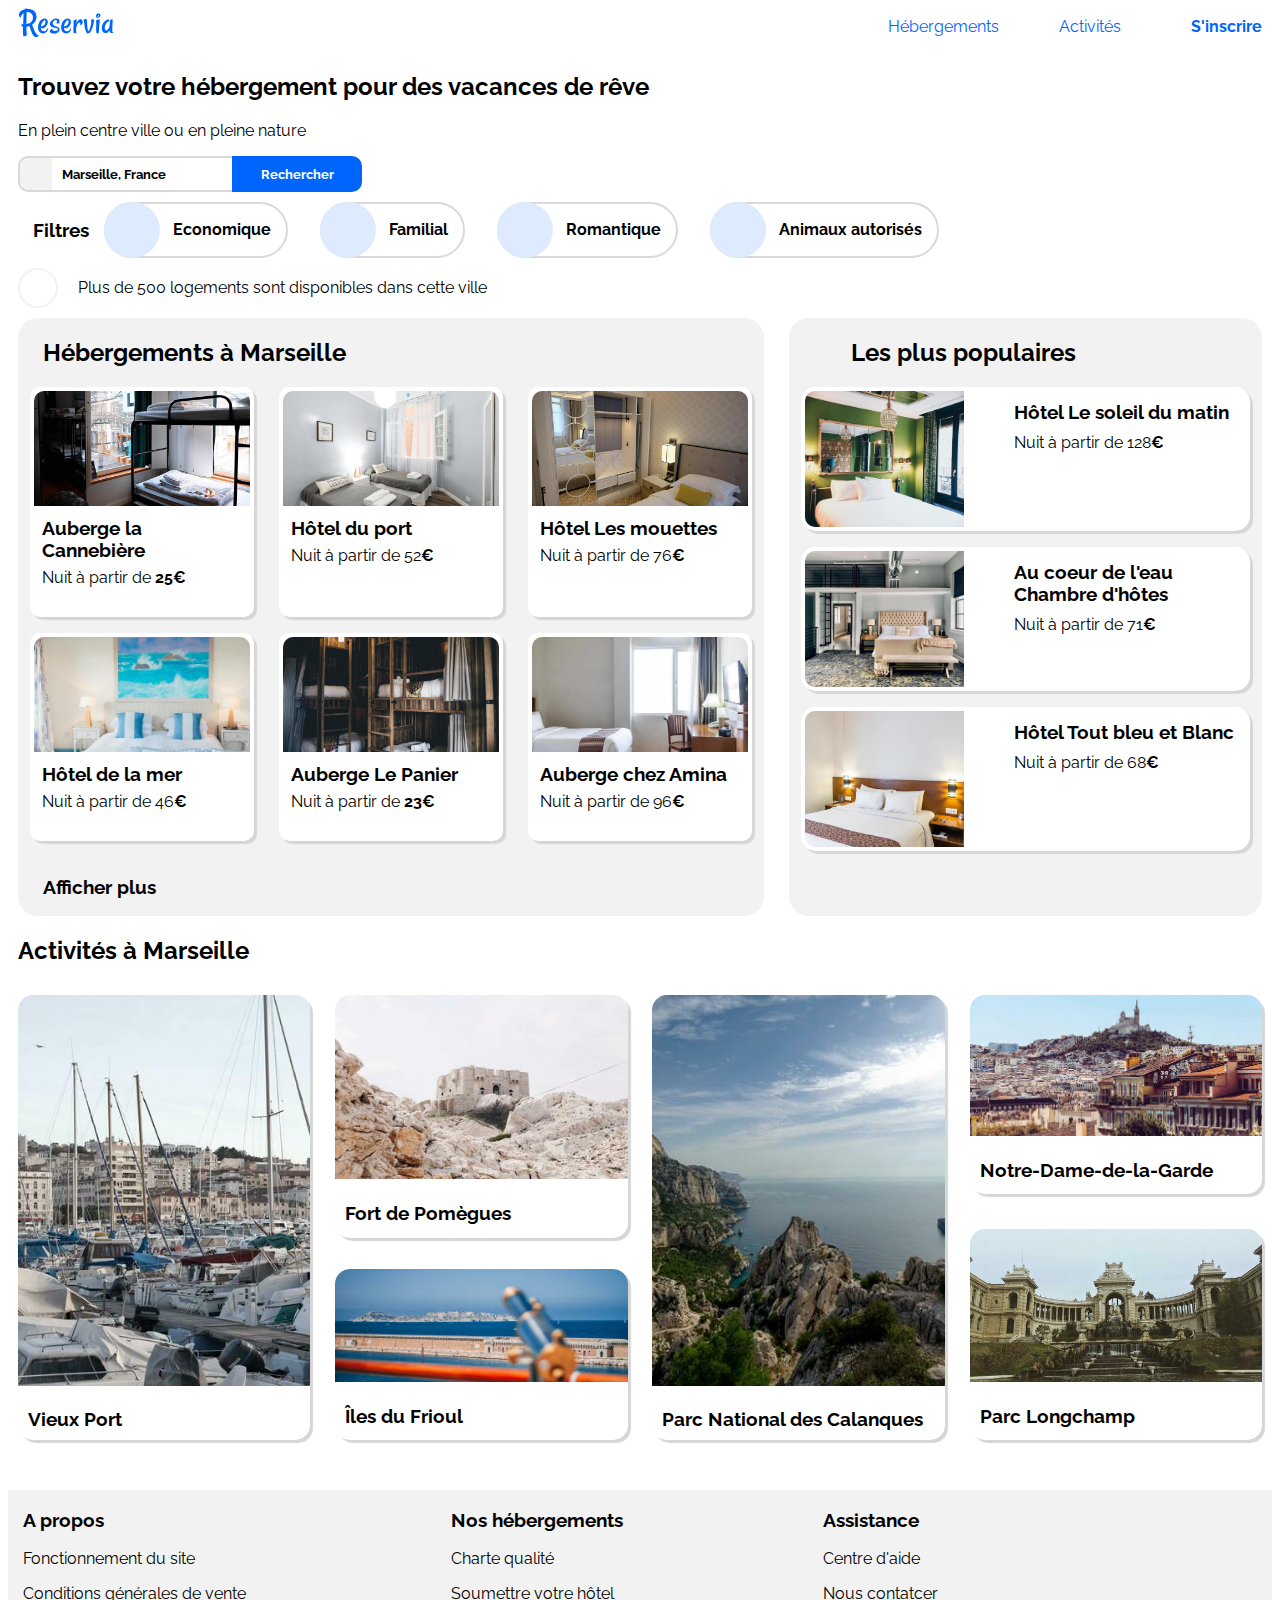
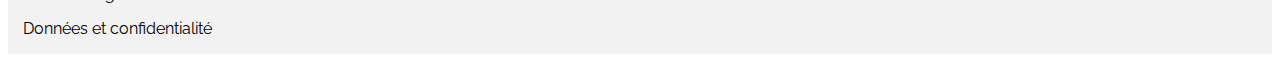
<file: index.html>
<!DOCTYPE html>
<html lang="fr">

<head>
    <meta charset="utf-8" />
    <title>Reservia</title>
    <meta name="viewport" content="width=device-width">
    <link rel="stylesheet" href="https://cdnjs.cloudflare.com/ajax/libs/font-awesome/5.15.3/css/all.min.css"
          integrity="sha384-SZXxX4whJ79/gErwcOYf+zWLeJdY/qpuqC4cAa9rOGUstPomtqpuNWT9wdPEn2fk" crossorigin="anonymous">
    <link rel="stylesheet" href="Style/style.css"/>
    <link rel="stylesheet" media="screen and (max-width: 768px)" href="Style/phone.css"/>
    <link rel="stylesheet" media="screen and (max-width: 991px)" href="Style/tablet.css"/>
    <link rel="stylesheet" media="screen and (max-width: 1199px)" href="Style/desktop.css"/>
</head>

<body>
    <header>
        <div class="container">
            <h1 class="box-logo">     
                <img class="logo-reservia" src="images/logo/Reservia.svg" alt="logo site Reservia">
            </h1>
            <nav class="main-nav">
                <ul class="main-nav-list">
                    <li>
                        <a href="#Hébergements" class="text-housing border">
                            Hébergements
                        </a>
                    </li>           
                    <li>
                        <a href="#Activités" class="text-activity border">
                            Activités
                        </a> 
                    </li>
                </ul>
                <ul class="nav-register">
                    <li>
                        <a href="#S'inscrire" class="text-register">
                            S'inscrire
                        </a>
                    </li>
                </ul>
            </nav>
        </div>                                           
    </header>

<!--area search and filters-->

    <section class="search-area-filter">
        <h2>Trouvez votre hébergement pour des vacances de rêve</h2>
        <p>
            En plein centre ville ou en pleine nature
        </p>
        <form class="search-bar">
            <div class="icon-search">
                <i class="fas fa-map-marker-alt"></i>
            </div>
            <input class="city" value="Marseille, France" />
            <button class="search">
                <em class="text-search"> Rechercher</em>               
                <i class="fas fa-search"></i>               
            </button>
        </form>
        <div>
            <div class="four-filters">
                <div>
                    <h3 class="text-filter filter">Filtres</h3>
                </div>
                <div class="box-filter">
                    <div class="icon-filter">
                        <i class="fas fa-money-bill-wave"></i>
                    </div>
                    <span class="text-filter">
                        Economique
                    </span>
                </div>
                <div class="box-filter">
                    <div class="icon-filter">
                        <i class="fas fa-child"></i>
                    </div>
                    <span class="text-filter">
                        Familial
                    </span>
                </div>
                <div class="box-filter">
                    <div class="icon-filter">
                        <i class="fas fa-heart"></i>
                    </div>
                    <span class="text-filter">
                        Romantique
                    </span>
                </div>
                <div class="box-filter">
                    <div class="icon-filter">
                        <i class="fas fa-dog"></i>
                    </div>
                    <span class="text-filter">
                        Animaux autorisés
                    </span>
                </div>
            </div>
            <div class="info">
                <span class="icon-info">
                    <i class="fas fa-info"></i>
                </span>
                <p class="text-info">
                    Plus de 500 logements sont disponibles dans cette ville
                </p>
            </div>
        </div>
    </section>

<!--Housing at Marseille and the must popular-->

    <section class="housing-must-popular">
        <div class="housing">
            <h2 id="Hébergements" class="housing-marseille">Hébergements à Marseille</h2>
            <div class="six-box-housing">
                <div class="box-housing">
                    <a href="Link-HTML/link.html" target="_blank">
                        <img class="photo-housing" src="images/hebergements/4_small/marcus-loke-WQJvWU_HZFo-unsplash.jpg" alt="Auberge la Cannebière" />
                        <h3 class="title-box-housing">Auberge la Cannebière</h3>
                        <p class="text-box-housing">
                            Nuit à partir de <B>25€</B>
                        </p>
                        <span class="star-housing">
                            <i class="fas fa-star"></i>
                            <i class="fas fa-star"></i>
                            <i class="fas fa-star"></i>
                            <i class="fas fa-star"></i>
                            <span class="color">
                                <i class="fas fa-star"></i>
                            </span>                        
                        </span>
                    </a>
                </div>
                <div class="box-housing">
                    <a href="Link-HTML/link.html" target="_blank">
                        <img class="photo-housing" src="images/hebergements/4_small/fred-kleber-gTbaxaVLvsg-unsplash.jpg" alt="Hotel du port" />
                        <h3 class="title-box-housing">Hôtel du port</h3>
                        <p class="text-box-housing">
                            Nuit à partir de 52<B>€</B>
                        </p>
                        <span class="star-housing">
                            <i class="fas fa-star"></i>
                            <i class="fas fa-star"></i>
                            <i class="fas fa-star"></i>
                            <i class="fas fa-star"></i>
                            <i class="fas fa-star"></i>
                        </span>
                    </a>
                </div>
                <div class="box-housing">
                    <a href="Link-HTML/link.html" target="_blank">
                        <img class="photo-housing" src="images/hebergements/4_small/reisetopia-B8WIgxA_PFU-unsplash.jpg" alt="Hôtel Les mouettes" />
                        <h3 class="title-box-housing">Hôtel Les mouettes</h3>
                        <p class="text-box-housing">
                            Nuit à partir de 76<B>€</B>
                        </p>
                        <span class="star-housing">
                            <i class="fas fa-star"></i>
                            <i class="fas fa-star"></i>
                            <i class="fas fa-star"></i>
                            <i class="fas fa-star"></i>
                            <span class="color">
                                <i class="fas fa-star"></i>
                            </span>                        
                        </span>
                    </a>
                </div>
                <div class="box-housing">
                    <a href="Link-HTML/link.html" target="_blank">
                        <img class="photo-housing"
                            src="images/hebergements/4_small/annie-spratt-Eg1qcIitAuA-unsplash.jpg" alt="Hôtel de la mer" />
                        <h3 class="title-box-housing">Hôtel de la mer</h3>
                        <p class="text-box-housing">
                            Nuit à partir de 46<B>€</B>
                        </p>
                        <span class="star-housing">
                            <i class="fas fa-star"></i>
                            <i class="fas fa-star"></i>
                            <i class="fas fa-star"></i>
                            <span class="color">
                                <i class="fas fa-star"></i>
                                <i class="fas fa-star"></i>
                            </span>
                        </span>
                    </a>
                </div>
                <div class="box-housing">
                    <a href="Link-HTML/link.html" target="_blank">
                        <img class="photo-housing" src="images/hebergements/4_small/nicate-lee-kT-ZyaiwBe0-unsplash.jpg" alt="Auberge Le Panier" />
                        <h3 class="title-box-housing">Auberge Le Panier</h3>
                        <p class="text-box-housing">
                            Nuit à partir de <B>23€</B>
                        </p>
                        <span class="star-housing">
                            <i class="fas fa-star"></i>
                            <i class="fas fa-star"></i>
                            <i class="fas fa-star"></i>
                            <i class="fas fa-star"></i>
                            <span class="color">
                                <i class="fas fa-star"></i>
                            </span>
                        </span>
                    </a>    
                </div>
                <div class="box-housing">
                    <a href="Link-HTML/link.html" target="_blank">
                        <img class="photo-housing"
                            src="images/hebergements/4_small/febrian-zakaria-M6S1WvfW68A-unsplash.jpg" alt="Auberge chez Amina" />
                        <h3 class="title-box-housing">Auberge chez Amina</h3>
                        <p class="text-box-housing">
                            Nuit à partir de 96<B>€</B>
                        </p>
                        <span class="star-housing">
                            <i class="fas fa-star"></i>
                            <i class="fas fa-star"></i>
                            <i class="fas fa-star"></i>
                            <i class="fas fa-star"></i>
                            <i class="fas fa-star"></i>
                        </span>
                    </a>
                </div>
            </div>
            <h3 class="more-information">Afficher plus</h3>
        </div>
        <div class="popular">
            <div class="text-icon-popular">
                <h2>Les plus populaires</h2>
                <div>
                    <i class="fas fa-chart-line"></i>
                </div>
            </div>
            <div class="three-box-popular">                
                <div class="box-popular">                                                     
                    <img class="photo-popular" src="images/hebergements/4_small/emile-guillemot-Bj_rcSC5XfE-unsplash.jpg" alt="Hôtel Le soleil du matin"/>
                    <div>                            
                        <div>
                            <h3 class="title-box-popular">Hôtel Le soleil du matin</h3>
                            <p class="text-box-popular">
                                Nuit à partir de 128<B>€</B>
                            </p>
                        </div>
                        <div class="star-popular">
                            <i class="fas fa-star"></i>
                            <i class="fas fa-star"></i>
                            <i class="fas fa-star"></i>
                            <i class="fas fa-star"></i>
                            <i class="fas fa-star"></i>
                        </div>                            
                    </div>                  
                </div>              
                <div class="box-popular">
                        <img class="photo-popular" src="images/hebergements/4_small/aw-creative-VGs8z60yT2c-unsplash.jpg" alt=" Au coeur de l'eau Chambre d'hôtes"/>
                        <div>
                            <div>
                                <h3 class="title-box-popular">Au coeur de l'eau Chambre d'hôtes</h3>
                                <p class="text-box-popular">
                                    Nuit à partir de 71<B>€</B>
                                </p>
                            </div>
                            <div class="star-popular">
                                <i class="fas fa-star"></i>
                                <i class="fas fa-star"></i>
                                <i class="fas fa-star"></i>
                                <i class="fas fa-star"></i>
                                <span class="color">
                                    <i class="fas fa-star"></i>
                                </span>
                            </div>
                        </div>
                </div>                                
                <div class="box-popular">                                                    
                    <img class="photo-popular"
                        src="images/hebergements/4_small/febrian-zakaria-sjvU0THccQA-unsplash.jpg" alt="Hôtel Tout bleu et Blanc"/>
                    <div>
                        <div>
                            <h3 class="title-box-popular">Hôtel Tout bleu et Blanc</h3>
                            <p class="text-box-popular">
                                Nuit à partir de 68<B>€</B>
                            </p>
                        </div>
                        <div class="star-popular">
                            <i class="fas fa-star"></i>
                            <i class="fas fa-star"></i>
                            <i class="fas fa-star"></i>
                            <i class="fas fa-star"></i>
                            <span class="color">
                                <i class="fas fa-star"></i>
                            </span>
                        </div>
                    </div>                    
                </div>
            </div>
        </div>        
    </section>

<!--Activities at Marseille-->

    <section class="section-activities">
        <h2 id="Activités" class="text-activity-Marseille">Activités à Marseille</h2>        
        <div class="box-activities">
            <div class="box-vieux-port box" >
                <a href="Link-HTML/link.html" target="_blank">
                    <img class="picture-vieux-port" src="images/activites/4_small/reno-laithienne-QUgJhdY5Fyk-unsplash.jpg" alt="Vieux Port"/>
                    <h3 class="text-activities">Vieux Port</h3>
                </a>
            </div>
            <div class="box-fort-frioul">
                <div class="box-fort box">
                    <a href="Link-HTML/link.html" target="_blank">
                        <img class="picture-fort" src="images/activites/4_small/paul-hermann-QFTrLdQIRhI-unsplash.jpg" alt="Fort de Pomègues"/>
                        <h3 class="text-activities">Fort de Pomègues</h3>
                    </a>    
                </div>
                <div class="box-frioul box">
                    <a href="Link-HTML/link.html" target="_blank">
                        <img class="picture-frioul" src="images/activites/4_small/kevin-hikari-rV_Qd1l-VXg-unsplash.jpg" alt="Îles du Frioul"/>
                        <h3 class="text-activities">Îles du Frioul</h3>
                    </a>    
                </div>
            </div>
            <div class="box-calanques box">
                <a href="Link-HTML/link.html" target="_blank">
                    <img class="picture-calanques" src="images/activites/4_small/kilyan-sockalingum-NR8-cBCN3aI-unsplash.jpg" alt="Parc National des Calanques"/>
                    <h3 class="text-activities">Parc National des Calanques</h3>
                </a>
            </div>
            <div class="box-notre-dame-longchammp">
                <div class="box-notre-dame box">
                    <a href="Link-HTML/link.html" target="_blank">
                        <img class="picture-notre-dame" src="images/activites/4_small/florian-wehde-xW9e8gdotxI-unsplash.jpg" alt="Notre-Dame-de-la-Garde"/>
                        <h3 class="text-activities">Notre-Dame-de-la-Garde</h3>
                    </a>
                </div>
                <div class="box-longchamp box">
                    <a href="Link-HTML/link.html" target="_blank">
                        <img class="picture-longchamp" src="images/activites/4_small/lena-paulin-wH2-EJoDcV0-unsplash.jpg" alt="Parc Longchamp"/>
                        <h3 class="text-activities">Parc Longchamp</h3>
                    </a>
                </div>
            </div>
        </div>
    </section>

    <!--Footer-->
    <footer class="footer">
        <div class="bloc-footer">
            <h3>A propos</h3>            
            <a href="Link-HTML/link.html" target="_blank">
                <p>
                    Fonctionnement du site
                </p>
            </a>           
            <a href="Link-HTML/link.html" target="_blank">
                <p>
                    Conditions générales de vente
                </p>
            </a>           
            <a href="Link-HTML/link.html" target="_blank">
                <p>
                    Données et confidentialité
                </p>
            </a>            
        </div>
        <div class="bloc-footer">
            <h3>Nos hébergements</h3>                
            <a href="Link-HTML/link.html" target="_blank">
                <p>
                    Charte qualité
                </p>
            </a>   
            <a href="Link-HTML/link.html" target="_blank">
                <p>
                    Soumettre votre hôtel
                </p>
            </a>            
        </div>
        <div>
            <h3>Assistance</h3>
            <a href="Link-HTML/link.html" target="_blank">
                <p>
                    Centre d'aide
                </p>
            </a>                
            <a href="Link-HTML/link.html" target="_blank">
                <p>
                    Nous contatcer
                </p>
            </a>  
        </div>
    </footer>
</body>
</html>
</file>
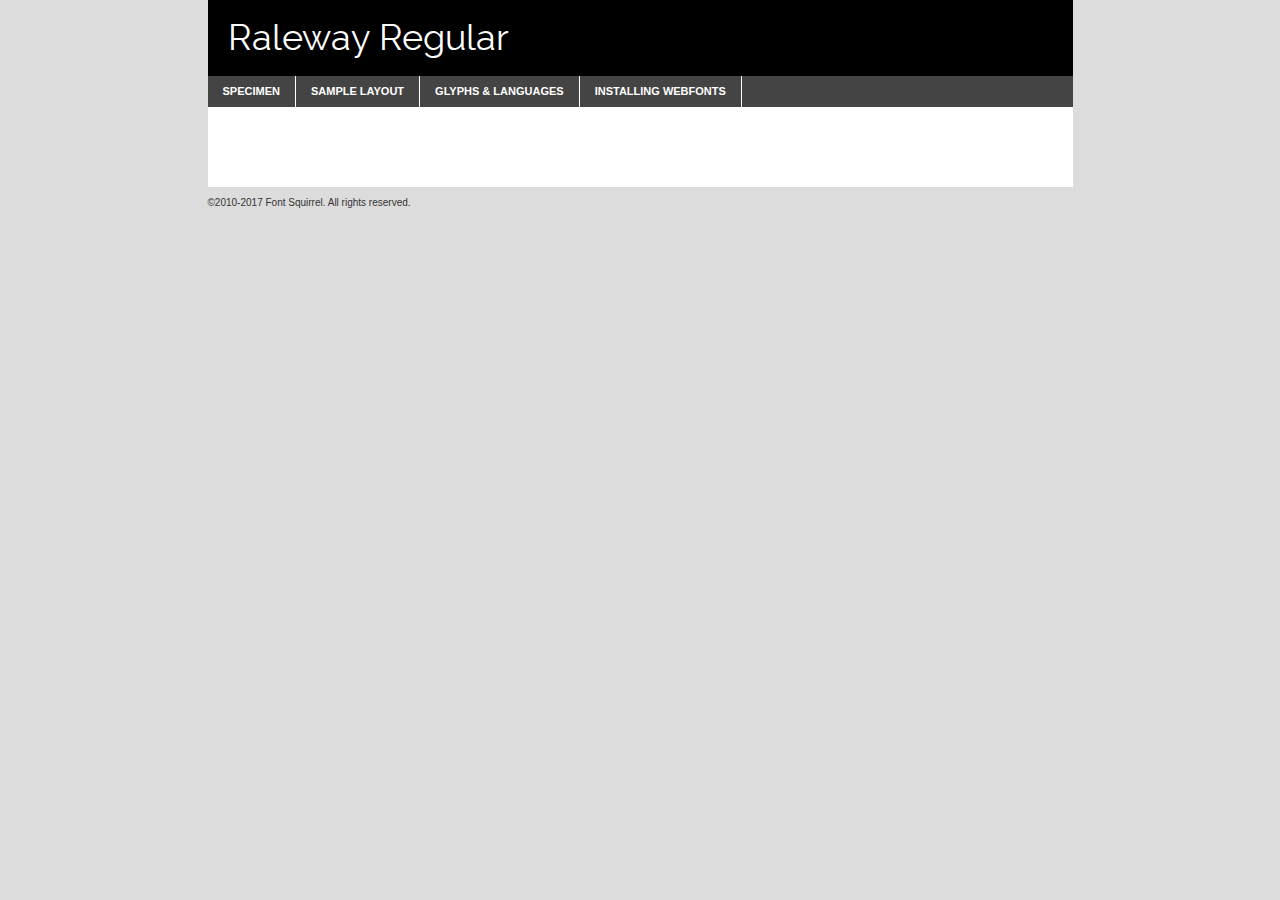
<file: Raleway/raleway-regular-demo.html>
<!DOCTYPE html PUBLIC "-//W3C//DTD XHTML 1.0 Transitional//EN"
	"http://www.w3.org/TR/xhtml1/DTD/xhtml1-transitional.dtd">

<html xmlns="http://www.w3.org/1999/xhtml" xml:lang="en" lang="en">
<head>
	<meta http-equiv="Content-Type" content="text/html; charset=utf-8" />
	<script src="http://ajax.googleapis.com/ajax/libs/jquery/1.7.2/jquery.min.js" type="text/javascript" charset="utf-8"></script>
	<script type="text/javascript">
	(function($){$.fn.easyTabs=function(option){var param=jQuery.extend({fadeSpeed:"fast",defaultContent:1,activeClass:'active'},option);$(this).each(function(){var thisId="#"+this.id;if(param.defaultContent==''){param.defaultContent=1;}
	if(typeof param.defaultContent=="number")
	{var defaultTab=$(thisId+" .tabs li:eq("+(param.defaultContent-1)+") a").attr('href').substr(1);}else{var defaultTab=param.defaultContent;}
	$(thisId+" .tabs li a").each(function(){var tabToHide=$(this).attr('href').substr(1);$("#"+tabToHide).addClass('easytabs-tab-content');});hideAll();changeContent(defaultTab);function hideAll(){$(thisId+" .easytabs-tab-content").hide();}
	function changeContent(tabId){hideAll();$(thisId+" .tabs li").removeClass(param.activeClass);$(thisId+" .tabs li a[href=#"+tabId+"]").closest('li').addClass(param.activeClass);if(param.fadeSpeed!="none")
	{$(thisId+" #"+tabId).fadeIn(param.fadeSpeed);}else{$(thisId+" #"+tabId).show();}}
	$(thisId+" .tabs li").click(function(){var tabId=$(this).find('a').attr('href').substr(1);changeContent(tabId);return false;});});}})(jQuery);
	</script>
	<link rel="stylesheet" href="specimen_files/specimen_stylesheet.css" type="text/css" charset="utf-8" />
	<link rel="stylesheet" href="stylesheet.css" type="text/css" charset="utf-8" />

	<style type="text/css">
					body{
				font-family: 'ralewayregular';
							}
		</style>

	<title>Raleway Regular Specimen</title>
	
	
	<script type="text/javascript" charset="utf-8">
		$(document).ready(function() {
			$('#container').easyTabs({defaultContent:1});
		});
	</script>
</head>

<body>
<div id="container">
	<div id="header">
		Raleway Regular	</div>
	<ul class="tabs">
		<li><a href="#specimen">Specimen</a></li>
		<li><a href="#layout">Sample Layout</a></li>
				<li><a href="#glyphs">Glyphs &amp; Languages</a></li>
		<li><a href="#installing">Installing Webfonts</a></li>
		
	</ul>
	
	<div id="main_content">

		
			<div id="specimen">
		
				<div class="section">
					<div class="grid12 firstcol">
						<div class="huge">AaBb</div>
					</div>
				</div>
		
				<div class="section">
					<div class="glyph_range">A&#x200B;B&#x200b;C&#x200b;D&#x200b;E&#x200b;F&#x200b;G&#x200b;H&#x200b;I&#x200b;J&#x200b;K&#x200b;L&#x200b;M&#x200b;N&#x200b;O&#x200b;P&#x200b;Q&#x200b;R&#x200b;S&#x200b;T&#x200b;U&#x200b;V&#x200b;W&#x200b;X&#x200b;Y&#x200b;Z&#x200b;a&#x200b;b&#x200b;c&#x200b;d&#x200b;e&#x200b;f&#x200b;g&#x200b;h&#x200b;i&#x200b;j&#x200b;k&#x200b;l&#x200b;m&#x200b;n&#x200b;o&#x200b;p&#x200b;q&#x200b;r&#x200b;s&#x200b;t&#x200b;u&#x200b;v&#x200b;w&#x200b;x&#x200b;y&#x200b;z&#x200b;1&#x200b;2&#x200b;3&#x200b;4&#x200b;5&#x200b;6&#x200b;7&#x200b;8&#x200b;9&#x200b;0&#x200b;&amp;&#x200b;.&#x200b;,&#x200b;?&#x200b;!&#x200b;&#64;&#x200b;(&#x200b;)&#x200b;#&#x200b;$&#x200b;%&#x200b;*&#x200b;+&#x200b;-&#x200b;=&#x200b;:&#x200b;;</div>
				</div>
				<div class="section">
					<div class="grid12 firstcol">
						<table class="sample_table">
							<tr><td>10</td><td class="size10">abcdefghijklmnopqrstuvwxyzABCDEFGHIJKLMNOPQRSTUVWXYZ0123456789abcdefghijklmnopqrstuvwxyzABCDEFGHIJKLMNOPQRSTUVWXYZ0123456789abcdefghijklmnopqrstuvwxyzABCDEFGHIJKLMNOPQRSTUVWXYZ</td></tr>
							<tr><td>11</td><td class="size11">abcdefghijklmnopqrstuvwxyzABCDEFGHIJKLMNOPQRSTUVWXYZ0123456789abcdefghijklmnopqrstuvwxyzABCDEFGHIJKLMNOPQRSTUVWXYZ0123456789abcdefghijklmnopqrstuvwxyzABCDEFGHIJKLMNOPQRSTUVWXYZ</td></tr>
							<tr><td>12</td><td class="size12">abcdefghijklmnopqrstuvwxyzABCDEFGHIJKLMNOPQRSTUVWXYZ0123456789abcdefghijklmnopqrstuvwxyzABCDEFGHIJKLMNOPQRSTUVWXYZ0123456789abcdefghijklmnopqrstuvwxyzABCDEFGHIJKLMNOPQRSTUVWXYZ</td></tr>
							<tr><td>13</td><td class="size13">abcdefghijklmnopqrstuvwxyzABCDEFGHIJKLMNOPQRSTUVWXYZ0123456789abcdefghijklmnopqrstuvwxyzABCDEFGHIJKLMNOPQRSTUVWXYZ0123456789abcdefghijklmnopqrstuvwxyzABCDEFGHIJKLMNOPQRSTUVWXYZ</td></tr>
							<tr><td>14</td><td class="size14">abcdefghijklmnopqrstuvwxyzABCDEFGHIJKLMNOPQRSTUVWXYZ0123456789abcdefghijklmnopqrstuvwxyzABCDEFGHIJKLMNOPQRSTUVWXYZ0123456789abcdefghijklmnopqrstuvwxyzABCDEFGHIJKLMNOPQRSTUVWXYZ</td></tr>
							<tr><td>16</td><td class="size16">abcdefghijklmnopqrstuvwxyzABCDEFGHIJKLMNOPQRSTUVWXYZ0123456789abcdefghijklmnopqrstuvwxyzABCDEFGHIJKLMNOPQRSTUVWXYZ</td></tr>
							<tr><td>18</td><td class="size18">abcdefghijklmnopqrstuvwxyzABCDEFGHIJKLMNOPQRSTUVWXYZ0123456789abcdefghijklmnopqrstuvwxyzABCDEFGHIJKLMNOPQRSTUVWXYZ</td></tr>
							<tr><td>20</td><td class="size20">abcdefghijklmnopqrstuvwxyzABCDEFGHIJKLMNOPQRSTUVWXYZ0123456789abcdefghijklmnopqrstuvwxyzABCDEFGHIJKLMNOPQRSTUVWXYZ</td></tr>
							<tr><td>24</td><td class="size24">abcdefghijklmnopqrstuvwxyzABCDEFGHIJKLMNOPQRSTUVWXYZ0123456789abcdefghijklmnopqrstuvwxyzABCDEFGHIJKLMNOPQRSTUVWXYZ</td></tr>
							<tr><td>30</td><td class="size30">abcdefghijklmnopqrstuvwxyzABCDEFGHIJKLMNOPQRSTUVWXYZ0123456789abcdefghijklmnopqrstuvwxyzABCDEFGHIJKLMNOPQRSTUVWXYZ</td></tr>
							<tr><td>36</td><td class="size36">abcdefghijklmnopqrstuvwxyzABCDEFGHIJKLMNOPQRSTUVWXYZ0123456789abcdefghijklmnopqrstuvwxyzABCDEFGHIJKLMNOPQRSTUVWXYZ</td></tr>
							<tr><td>48</td><td class="size48">abcdefghijklmnopqrstuvwxyzABCDEFGHIJKLMNOPQRSTUVWXYZ0123456789abcdefghijklmnopqrstuvwxyzABCDEFGHIJKLMNOPQRSTUVWXYZ</td></tr>
							<tr><td>60</td><td class="size60">abcdefghijklmnopqrstuvwxyzABCDEFGHIJKLMNOPQRSTUVWXYZ0123456789abcdefghijklmnopqrstuvwxyzABCDEFGHIJKLMNOPQRSTUVWXYZ</td></tr>
							<tr><td>72</td><td class="size72">abcdefghijklmnopqrstuvwxyzABCDEFGHIJKLMNOPQRSTUVWXYZ0123456789abcdefghijklmnopqrstuvwxyzABCDEFGHIJKLMNOPQRSTUVWXYZ</td></tr>
							<tr><td>90</td><td class="size90">abcdefghijklmnopqrstuvwxyzABCDEFGHIJKLMNOPQRSTUVWXYZ0123456789abcdefghijklmnopqrstuvwxyzABCDEFGHIJKLMNOPQRSTUVWXYZ</td></tr>
						</table>
				
					</div>
			
				</div>
		
		
		
								<div class="section" id="bodycomparison">


										<div id="xheight">
				<div class="fontbody">&#x25FC;&#x25FC;&#x25FC;&#x25FC;&#x25FC;&#x25FC;&#x25FC;&#x25FC;&#x25FC;&#x25FC;&#x25FC;&#x25FC;&#x25FC;&#x25FC;&#x25FC;&#x25FC;&#x25FC;&#x25FC;&#x25FC;&#x25FC;&#x25FC;&#x25FC;&#x25FC;&#x25FC;&#x25FC;&#x25FC;&#x25FC;&#x25FC;&#x25FC;&#x25FC;&#x25FC;&#x25FC;&#x25FC;&#x25FC;&#x25FC;&#x25FC;&#x25FC;&#x25FC;&#x25FC;&#x25FC;&#x25FC;&#x25FC;&#x25FC;&#x25FC;&#x25FC;&#x25FC;&#x25FC;&#x25FC;&#x25FC;&#x25FC;&#x25FC;&#x25FC;&#x25FC;&#x25FC;&#x25FC;&#x25FC;&#x25FC;&#x25FC;&#x25FC;&#x25FC;&#x25FC;&#x25FC;&#x25FC;&#x25FC;&#x25FC;&#x25FC;&#x25FC;&#x25FC;&#x25FC;&#x25FC;&#x25FC;&#x25FC;&#x25FC;&#x25FC;&#x25FC;&#x25FC;&#x25FC;&#x25FC;&#x25FC;&#x25FC;&#x25FC;&#x25FC;&#x25FC;&#x25FC;&#x25FC;&#x25FC;&#x25FC;&#x25FC;&#x25FC;&#x25FC;&#x25FC;&#x25FC;&#x25FC;&#x25FC;&#x25FC;&#x25FC;&#x25FC;&#x25FC;&#x25FC;body</div><div class="arialbody">body</div><div class="verdanabody">body</div><div class="georgiabody">body</div></div>
										<div class="fontbody" style="z-index:1">
											body<span>Raleway Regular</span>
										</div>
										<div class="arialbody" style="z-index:1">
											body<span>Arial</span>
										</div>
										<div class="verdanabody" style="z-index:1">
											body<span>Verdana</span>
										</div>
										<div class="georgiabody" style="z-index:1">
											body<span>Georgia</span>
										</div>



								</div>
		
		
				<div class="section psample psample_row1" id="">
					
					<div class="grid2 firstcol">
						<p class="size10"><span>10.</span>Aenean lacinia bibendum nulla sed consectetur. Fusce dapibus, tellus ac cursus commodo, tortor mauris condimentum nibh, ut fermentum massa justo sit amet risus. Nullam id dolor id nibh ultricies vehicula ut id elit. Cum sociis natoque penatibus et magnis dis parturient montes, nascetur ridiculus mus. Nulla vitae elit libero, a pharetra augue.</p>
			
					</div>
					<div class="grid3">
						<p class="size11"><span>11.</span>Aenean lacinia bibendum nulla sed consectetur. Fusce dapibus, tellus ac cursus commodo, tortor mauris condimentum nibh, ut fermentum massa justo sit amet risus. Nullam id dolor id nibh ultricies vehicula ut id elit. Cum sociis natoque penatibus et magnis dis parturient montes, nascetur ridiculus mus. Nulla vitae elit libero, a pharetra augue.</p>
			
					</div>
					<div class="grid3">
						<p class="size12"><span>12.</span>Aenean lacinia bibendum nulla sed consectetur. Fusce dapibus, tellus ac cursus commodo, tortor mauris condimentum nibh, ut fermentum massa justo sit amet risus. Nullam id dolor id nibh ultricies vehicula ut id elit. Cum sociis natoque penatibus et magnis dis parturient montes, nascetur ridiculus mus. Nulla vitae elit libero, a pharetra augue.</p>
			
					</div>
					<div class="grid4">
						<p class="size13"><span>13.</span>Aenean lacinia bibendum nulla sed consectetur. Fusce dapibus, tellus ac cursus commodo, tortor mauris condimentum nibh, ut fermentum massa justo sit amet risus. Nullam id dolor id nibh ultricies vehicula ut id elit. Cum sociis natoque penatibus et magnis dis parturient montes, nascetur ridiculus mus. Nulla vitae elit libero, a pharetra augue.</p>
			
					</div>
					<div class="white_blend"></div>
					
				</div>
				<div class="section psample psample_row2" id="">
					<div class="grid3 firstcol">
						<p class="size14"><span>14.</span>Aenean lacinia bibendum nulla sed consectetur. Fusce dapibus, tellus ac cursus commodo, tortor mauris condimentum nibh, ut fermentum massa justo sit amet risus. Nullam id dolor id nibh ultricies vehicula ut id elit. Cum sociis natoque penatibus et magnis dis parturient montes, nascetur ridiculus mus. Nulla vitae elit libero, a pharetra augue.</p>
			
					</div>
					<div class="grid4">
						<p class="size16"><span>16.</span>Aenean lacinia bibendum nulla sed consectetur. Fusce dapibus, tellus ac cursus commodo, tortor mauris condimentum nibh, ut fermentum massa justo sit amet risus. Nullam id dolor id nibh ultricies vehicula ut id elit. Cum sociis natoque penatibus et magnis dis parturient montes, nascetur ridiculus mus. Nulla vitae elit libero, a pharetra augue.</p>
			
					</div>
					<div class="grid5">
						<p class="size18"><span>18.</span>Aenean lacinia bibendum nulla sed consectetur. Fusce dapibus, tellus ac cursus commodo, tortor mauris condimentum nibh, ut fermentum massa justo sit amet risus. Nullam id dolor id nibh ultricies vehicula ut id elit. Cum sociis natoque penatibus et magnis dis parturient montes, nascetur ridiculus mus. Nulla vitae elit libero, a pharetra augue.</p>
			
					</div>

					<div class="white_blend"></div>

				</div>
				
				<div class="section psample psample_row3" id="">
					<div class="grid5 firstcol">
						<p class="size20"><span>20.</span>Aenean lacinia bibendum nulla sed consectetur. Fusce dapibus, tellus ac cursus commodo, tortor mauris condimentum nibh, ut fermentum massa justo sit amet risus. Nullam id dolor id nibh ultricies vehicula ut id elit. Cum sociis natoque penatibus et magnis dis parturient montes, nascetur ridiculus mus. Nulla vitae elit libero, a pharetra augue.</p>
					</div>
					<div class="grid7">
						<p class="size24"><span>24.</span>Aenean lacinia bibendum nulla sed consectetur. Fusce dapibus, tellus ac cursus commodo, tortor mauris condimentum nibh, ut fermentum massa justo sit amet risus. Nullam id dolor id nibh ultricies vehicula ut id elit. Cum sociis natoque penatibus et magnis dis parturient montes, nascetur ridiculus mus. Nulla vitae elit libero, a pharetra augue.</p>
					</div>
					
					<div class="white_blend"></div>
					
				</div>
				
				<div class="section psample psample_row4" id="">
					<div class="grid12 firstcol">
						<p class="size30"><span>30.</span>Aenean lacinia bibendum nulla sed consectetur. Fusce dapibus, tellus ac cursus commodo, tortor mauris condimentum nibh, ut fermentum massa justo sit amet risus. Nullam id dolor id nibh ultricies vehicula ut id elit. Cum sociis natoque penatibus et magnis dis parturient montes, nascetur ridiculus mus. Nulla vitae elit libero, a pharetra augue.</p>
					</div>
					<div class="white_blend"></div>
					
				</div>
				
				
				
				<div class="section psample psample_row1 fullreverse">
					<div class="grid2 firstcol">
						<p class="size10"><span>10.</span>Aenean lacinia bibendum nulla sed consectetur. Fusce dapibus, tellus ac cursus commodo, tortor mauris condimentum nibh, ut fermentum massa justo sit amet risus. Nullam id dolor id nibh ultricies vehicula ut id elit. Cum sociis natoque penatibus et magnis dis parturient montes, nascetur ridiculus mus. Nulla vitae elit libero, a pharetra augue.</p>
			
					</div>
					<div class="grid3">
						<p class="size11"><span>11.</span>Aenean lacinia bibendum nulla sed consectetur. Fusce dapibus, tellus ac cursus commodo, tortor mauris condimentum nibh, ut fermentum massa justo sit amet risus. Nullam id dolor id nibh ultricies vehicula ut id elit. Cum sociis natoque penatibus et magnis dis parturient montes, nascetur ridiculus mus. Nulla vitae elit libero, a pharetra augue.</p>
			
					</div>
					<div class="grid3">
						<p class="size12"><span>12.</span>Aenean lacinia bibendum nulla sed consectetur. Fusce dapibus, tellus ac cursus commodo, tortor mauris condimentum nibh, ut fermentum massa justo sit amet risus. Nullam id dolor id nibh ultricies vehicula ut id elit. Cum sociis natoque penatibus et magnis dis parturient montes, nascetur ridiculus mus. Nulla vitae elit libero, a pharetra augue.</p>
			
					</div>
					<div class="grid4">
						<p class="size13"><span>13.</span>Aenean lacinia bibendum nulla sed consectetur. Fusce dapibus, tellus ac cursus commodo, tortor mauris condimentum nibh, ut fermentum massa justo sit amet risus. Nullam id dolor id nibh ultricies vehicula ut id elit. Cum sociis natoque penatibus et magnis dis parturient montes, nascetur ridiculus mus. Nulla vitae elit libero, a pharetra augue.</p>
			
					</div>
					<div class="black_blend"></div>
					
				</div>
				
				<div class="section psample psample_row2 fullreverse">
					<div class="grid3 firstcol">
						<p class="size14"><span>14.</span>Aenean lacinia bibendum nulla sed consectetur. Fusce dapibus, tellus ac cursus commodo, tortor mauris condimentum nibh, ut fermentum massa justo sit amet risus. Nullam id dolor id nibh ultricies vehicula ut id elit. Cum sociis natoque penatibus et magnis dis parturient montes, nascetur ridiculus mus. Nulla vitae elit libero, a pharetra augue.</p>
			
					</div>
					<div class="grid4">
						<p class="size16"><span>16.</span>Aenean lacinia bibendum nulla sed consectetur. Fusce dapibus, tellus ac cursus commodo, tortor mauris condimentum nibh, ut fermentum massa justo sit amet risus. Nullam id dolor id nibh ultricies vehicula ut id elit. Cum sociis natoque penatibus et magnis dis parturient montes, nascetur ridiculus mus. Nulla vitae elit libero, a pharetra augue.</p>
			
					</div>
					<div class="grid5">
						<p class="size18"><span>18.</span>Aenean lacinia bibendum nulla sed consectetur. Fusce dapibus, tellus ac cursus commodo, tortor mauris condimentum nibh, ut fermentum massa justo sit amet risus. Nullam id dolor id nibh ultricies vehicula ut id elit. Cum sociis natoque penatibus et magnis dis parturient montes, nascetur ridiculus mus. Nulla vitae elit libero, a pharetra augue.</p>
			
					</div>
					<div class="black_blend"></div>

				</div>
				
				<div class="section psample fullreverse psample_row3" id="">
					<div class="grid5 firstcol">
						<p class="size20"><span>20.</span>Aenean lacinia bibendum nulla sed consectetur. Fusce dapibus, tellus ac cursus commodo, tortor mauris condimentum nibh, ut fermentum massa justo sit amet risus. Nullam id dolor id nibh ultricies vehicula ut id elit. Cum sociis natoque penatibus et magnis dis parturient montes, nascetur ridiculus mus. Nulla vitae elit libero, a pharetra augue.</p>
					</div>
					<div class="grid7">
						<p class="size24"><span>24.</span>Aenean lacinia bibendum nulla sed consectetur. Fusce dapibus, tellus ac cursus commodo, tortor mauris condimentum nibh, ut fermentum massa justo sit amet risus. Nullam id dolor id nibh ultricies vehicula ut id elit. Cum sociis natoque penatibus et magnis dis parturient montes, nascetur ridiculus mus. Nulla vitae elit libero, a pharetra augue.</p>
					</div>
					
					<div class="black_blend"></div>
					
				</div>
				
				<div class="section psample fullreverse psample_row4" id="" style="border-bottom: 20px #000 solid;">
					<div class="grid12 firstcol">
						<p class="size30"><span>30.</span>Aenean lacinia bibendum nulla sed consectetur. Fusce dapibus, tellus ac cursus commodo, tortor mauris condimentum nibh, ut fermentum massa justo sit amet risus. Nullam id dolor id nibh ultricies vehicula ut id elit. Cum sociis natoque penatibus et magnis dis parturient montes, nascetur ridiculus mus. Nulla vitae elit libero, a pharetra augue.</p>
					</div>
					<div class="black_blend"></div>
					
				</div>
				
				
				
				
			</div>
			
			<div id="layout">
				
				<div class="section">
					
					<div class="grid12 firstcol">
						<h1>Lorem Ipsum Dolor</h1>
						<h2>Etiam porta sem malesuada magna mollis euismod</h2>
						
						<p class="byline">By <a href="#link">Aenean Lacinia</a></p>
					</div>
				</div>
				<div class="section">
					<div class="grid8 firstcol">
						<p class="large">Donec sed odio dui. Morbi leo risus, porta ac consectetur ac, vestibulum at eros. Fusce dapibus, tellus ac cursus commodo, tortor mauris condimentum nibh, ut fermentum massa justo sit amet risus. </p>

						
						<h3>Pellentesque ornare sem</h3>

						<p>Maecenas sed diam eget risus varius blandit sit amet non magna. Maecenas faucibus mollis interdum. Donec ullamcorper nulla non metus auctor fringilla. Nullam id dolor id nibh ultricies vehicula ut id elit. Nullam id dolor id nibh ultricies vehicula ut id elit. </p>

						<p>Aenean eu leo quam. Pellentesque ornare sem lacinia quam venenatis vestibulum. Lorem ipsum dolor sit amet, consectetur adipiscing elit. Cum sociis natoque penatibus et magnis dis parturient montes, nascetur ridiculus mus. </p>

						<p>Nulla vitae elit libero, a pharetra augue. Praesent commodo cursus magna, vel scelerisque nisl consectetur et. Aenean lacinia bibendum nulla sed consectetur. </p>

						<p>Nullam quis risus eget urna mollis ornare vel eu leo. Nullam quis risus eget urna mollis ornare vel eu leo. Maecenas sed diam eget risus varius blandit sit amet non magna. Donec ullamcorper nulla non metus auctor fringilla. </p>

						<h3>Cras mattis consectetur</h3>

						<p>Aenean eu leo quam. Pellentesque ornare sem lacinia quam venenatis vestibulum. Aenean lacinia bibendum nulla sed consectetur. Integer posuere erat a ante venenatis dapibus posuere velit aliquet. Cras mattis consectetur purus sit amet fermentum. </p>

						<p>Nullam id dolor id nibh ultricies vehicula ut id elit. Nullam quis risus eget urna mollis ornare vel eu leo. Cras mattis consectetur purus sit amet fermentum.</p>
					</div>
					
					<div class="grid4 sidebar">
						
						<div class="box reverse">
							<p class="last">Nullam quis risus eget urna mollis ornare vel eu leo. Donec ullamcorper nulla non metus auctor fringilla. Cras mattis consectetur purus sit amet fermentum. Sed posuere consectetur est at lobortis. Lorem ipsum dolor sit amet, consectetur adipiscing elit. </p>
						</div>
						
						<p class="caption">Maecenas sed diam eget risus varius.</p>

						<p>Vestibulum id ligula porta felis euismod semper. Integer posuere erat a ante venenatis dapibus posuere velit aliquet. Vestibulum id ligula porta felis euismod semper. Sed posuere consectetur est at lobortis. Maecenas sed diam eget risus varius blandit sit amet non magna. Fusce dapibus, tellus ac cursus commodo, tortor mauris condimentum nibh, ut fermentum massa justo sit amet risus. </p>

					

						<p>Duis mollis, est non commodo luctus, nisi erat porttitor ligula, eget lacinia odio sem nec elit. Aenean lacinia bibendum nulla sed consectetur. Vivamus sagittis lacus vel augue laoreet rutrum faucibus dolor auctor. Aenean lacinia bibendum nulla sed consectetur. Nullam quis risus eget urna mollis ornare vel eu leo. </p>

						<p>Praesent commodo cursus magna, vel scelerisque nisl consectetur et. Donec ullamcorper nulla non metus auctor fringilla. Maecenas faucibus mollis interdum. Fusce dapibus, tellus ac cursus commodo, tortor mauris condimentum nibh, ut fermentum massa justo sit amet risus. </p>

					</div>
				</div>
				
			</div>


			



		<div id="glyphs">
			<div class="section">
				<div class="grid12 firstcol">
			
				<h1>Language Support</h1>
				<p>The subset of Raleway Regular in this kit supports the following languages:<br />
			
					Albanian, Basque, Breton, Chamorro, Danish, Dutch, English, Faroese, Finnish, French, Frisian, Galician, German, Icelandic, Italian, Malagasy, Norwegian, Portuguese, Spanish, Alsatian, Aragonese, Arapaho, Arrernte, Asturian, Aymara, Bislama, Cebuano, Corsican, Fijian, French_creole, Genoese, Gilbertese, Greenlandic, Haitian_creole, Hiligaynon, Hmong, Hopi, Ibanag, Iloko_ilokano, Indonesian, Interglossa_glosa, Interlingua, Irish_gaelic, Jerriais, Lojban, Lombard, Luxembourgeois, Manx, Mohawk, Norfolk_pitcairnese, Occitan, Oromo, Pangasinan, Papiamento, Piedmontese, Potawatomi, Rhaeto-romance, Romansh, Rotokas, Sami_lule, Samoan, Sardinian, Scots_gaelic, Seychelles_creole, Shona, Sicilian, Somali, Southern_ndebele, Swahili, Swati_swazi, Tagalog_filipino_pilipino, Tetum, Tok_pisin, Uyghur_latinized, Volapuk, Walloon, Warlpiri, Xhosa, Yapese, Zulu, Latinbasic, Ubasic, Demo				</p>
				<h1>Glyph Chart</h1>
				<p>The subset of Raleway Regular in this kit includes all the glyphs listed below. Unicode entities are included above each glyph to help you insert individual characters into your layout.</p>
				<div id="glyph_chart">
			
																				 <div><p>&amp;#13;</p>&#13;</div>
																				 <div><p>&amp;#32;</p>&#32;</div>
																				 <div><p>&amp;#33;</p>&#33;</div>
																				 <div><p>&amp;#34;</p>&#34;</div>
																				 <div><p>&amp;#35;</p>&#35;</div>
																				 <div><p>&amp;#36;</p>&#36;</div>
																				 <div><p>&amp;#37;</p>&#37;</div>
																				 <div><p>&amp;#38;</p>&#38;</div>
																				 <div><p>&amp;#39;</p>&#39;</div>
																				 <div><p>&amp;#40;</p>&#40;</div>
																				 <div><p>&amp;#41;</p>&#41;</div>
																				 <div><p>&amp;#42;</p>&#42;</div>
																				 <div><p>&amp;#43;</p>&#43;</div>
																				 <div><p>&amp;#44;</p>&#44;</div>
																				 <div><p>&amp;#45;</p>&#45;</div>
																				 <div><p>&amp;#46;</p>&#46;</div>
																				 <div><p>&amp;#47;</p>&#47;</div>
																				 <div><p>&amp;#48;</p>&#48;</div>
																				 <div><p>&amp;#49;</p>&#49;</div>
																				 <div><p>&amp;#50;</p>&#50;</div>
																				 <div><p>&amp;#51;</p>&#51;</div>
																				 <div><p>&amp;#52;</p>&#52;</div>
																				 <div><p>&amp;#53;</p>&#53;</div>
																				 <div><p>&amp;#54;</p>&#54;</div>
																				 <div><p>&amp;#55;</p>&#55;</div>
																				 <div><p>&amp;#56;</p>&#56;</div>
																				 <div><p>&amp;#57;</p>&#57;</div>
																				 <div><p>&amp;#58;</p>&#58;</div>
																				 <div><p>&amp;#59;</p>&#59;</div>
																				 <div><p>&amp;#60;</p>&#60;</div>
																				 <div><p>&amp;#61;</p>&#61;</div>
																				 <div><p>&amp;#62;</p>&#62;</div>
																				 <div><p>&amp;#63;</p>&#63;</div>
																				 <div><p>&amp;#64;</p>&#64;</div>
																				 <div><p>&amp;#65;</p>&#65;</div>
																				 <div><p>&amp;#66;</p>&#66;</div>
																				 <div><p>&amp;#67;</p>&#67;</div>
																				 <div><p>&amp;#68;</p>&#68;</div>
																				 <div><p>&amp;#69;</p>&#69;</div>
																				 <div><p>&amp;#70;</p>&#70;</div>
																				 <div><p>&amp;#71;</p>&#71;</div>
																				 <div><p>&amp;#72;</p>&#72;</div>
																				 <div><p>&amp;#73;</p>&#73;</div>
																				 <div><p>&amp;#74;</p>&#74;</div>
																				 <div><p>&amp;#75;</p>&#75;</div>
																				 <div><p>&amp;#76;</p>&#76;</div>
																				 <div><p>&amp;#77;</p>&#77;</div>
																				 <div><p>&amp;#78;</p>&#78;</div>
																				 <div><p>&amp;#79;</p>&#79;</div>
																				 <div><p>&amp;#80;</p>&#80;</div>
																				 <div><p>&amp;#81;</p>&#81;</div>
																				 <div><p>&amp;#82;</p>&#82;</div>
																				 <div><p>&amp;#83;</p>&#83;</div>
																				 <div><p>&amp;#84;</p>&#84;</div>
																				 <div><p>&amp;#85;</p>&#85;</div>
																				 <div><p>&amp;#86;</p>&#86;</div>
																				 <div><p>&amp;#87;</p>&#87;</div>
																				 <div><p>&amp;#88;</p>&#88;</div>
																				 <div><p>&amp;#89;</p>&#89;</div>
																				 <div><p>&amp;#90;</p>&#90;</div>
																				 <div><p>&amp;#91;</p>&#91;</div>
																				 <div><p>&amp;#92;</p>&#92;</div>
																				 <div><p>&amp;#93;</p>&#93;</div>
																				 <div><p>&amp;#94;</p>&#94;</div>
																				 <div><p>&amp;#95;</p>&#95;</div>
																				 <div><p>&amp;#96;</p>&#96;</div>
																				 <div><p>&amp;#97;</p>&#97;</div>
																				 <div><p>&amp;#98;</p>&#98;</div>
																				 <div><p>&amp;#99;</p>&#99;</div>
																				 <div><p>&amp;#100;</p>&#100;</div>
																				 <div><p>&amp;#101;</p>&#101;</div>
																				 <div><p>&amp;#102;</p>&#102;</div>
																				 <div><p>&amp;#103;</p>&#103;</div>
																				 <div><p>&amp;#104;</p>&#104;</div>
																				 <div><p>&amp;#105;</p>&#105;</div>
																				 <div><p>&amp;#106;</p>&#106;</div>
																				 <div><p>&amp;#107;</p>&#107;</div>
																				 <div><p>&amp;#108;</p>&#108;</div>
																				 <div><p>&amp;#109;</p>&#109;</div>
																				 <div><p>&amp;#110;</p>&#110;</div>
																				 <div><p>&amp;#111;</p>&#111;</div>
																				 <div><p>&amp;#112;</p>&#112;</div>
																				 <div><p>&amp;#113;</p>&#113;</div>
																				 <div><p>&amp;#114;</p>&#114;</div>
																				 <div><p>&amp;#115;</p>&#115;</div>
																				 <div><p>&amp;#116;</p>&#116;</div>
																				 <div><p>&amp;#117;</p>&#117;</div>
																				 <div><p>&amp;#118;</p>&#118;</div>
																				 <div><p>&amp;#119;</p>&#119;</div>
																				 <div><p>&amp;#120;</p>&#120;</div>
																				 <div><p>&amp;#121;</p>&#121;</div>
																				 <div><p>&amp;#122;</p>&#122;</div>
																				 <div><p>&amp;#123;</p>&#123;</div>
																				 <div><p>&amp;#124;</p>&#124;</div>
																				 <div><p>&amp;#125;</p>&#125;</div>
																				 <div><p>&amp;#126;</p>&#126;</div>
																				 <div><p>&amp;#160;</p>&#160;</div>
																				 <div><p>&amp;#161;</p>&#161;</div>
																				 <div><p>&amp;#162;</p>&#162;</div>
																				 <div><p>&amp;#163;</p>&#163;</div>
																				 <div><p>&amp;#164;</p>&#164;</div>
																				 <div><p>&amp;#165;</p>&#165;</div>
																				 <div><p>&amp;#166;</p>&#166;</div>
																				 <div><p>&amp;#167;</p>&#167;</div>
																				 <div><p>&amp;#168;</p>&#168;</div>
																				 <div><p>&amp;#169;</p>&#169;</div>
																				 <div><p>&amp;#170;</p>&#170;</div>
																				 <div><p>&amp;#171;</p>&#171;</div>
																				 <div><p>&amp;#172;</p>&#172;</div>
																				 <div><p>&amp;#173;</p>&#173;</div>
																				 <div><p>&amp;#174;</p>&#174;</div>
																				 <div><p>&amp;#175;</p>&#175;</div>
																				 <div><p>&amp;#176;</p>&#176;</div>
																				 <div><p>&amp;#177;</p>&#177;</div>
																				 <div><p>&amp;#178;</p>&#178;</div>
																				 <div><p>&amp;#179;</p>&#179;</div>
																				 <div><p>&amp;#180;</p>&#180;</div>
																				 <div><p>&amp;#181;</p>&#181;</div>
																				 <div><p>&amp;#182;</p>&#182;</div>
																				 <div><p>&amp;#183;</p>&#183;</div>
																				 <div><p>&amp;#184;</p>&#184;</div>
																				 <div><p>&amp;#185;</p>&#185;</div>
																				 <div><p>&amp;#186;</p>&#186;</div>
																				 <div><p>&amp;#187;</p>&#187;</div>
																				 <div><p>&amp;#188;</p>&#188;</div>
																				 <div><p>&amp;#189;</p>&#189;</div>
																				 <div><p>&amp;#190;</p>&#190;</div>
																				 <div><p>&amp;#191;</p>&#191;</div>
																				 <div><p>&amp;#192;</p>&#192;</div>
																				 <div><p>&amp;#193;</p>&#193;</div>
																				 <div><p>&amp;#194;</p>&#194;</div>
																				 <div><p>&amp;#195;</p>&#195;</div>
																				 <div><p>&amp;#196;</p>&#196;</div>
																				 <div><p>&amp;#197;</p>&#197;</div>
																				 <div><p>&amp;#198;</p>&#198;</div>
																				 <div><p>&amp;#199;</p>&#199;</div>
																				 <div><p>&amp;#200;</p>&#200;</div>
																				 <div><p>&amp;#201;</p>&#201;</div>
																				 <div><p>&amp;#202;</p>&#202;</div>
																				 <div><p>&amp;#203;</p>&#203;</div>
																				 <div><p>&amp;#204;</p>&#204;</div>
																				 <div><p>&amp;#205;</p>&#205;</div>
																				 <div><p>&amp;#206;</p>&#206;</div>
																				 <div><p>&amp;#207;</p>&#207;</div>
																				 <div><p>&amp;#208;</p>&#208;</div>
																				 <div><p>&amp;#209;</p>&#209;</div>
																				 <div><p>&amp;#210;</p>&#210;</div>
																				 <div><p>&amp;#211;</p>&#211;</div>
																				 <div><p>&amp;#212;</p>&#212;</div>
																				 <div><p>&amp;#213;</p>&#213;</div>
																				 <div><p>&amp;#214;</p>&#214;</div>
																				 <div><p>&amp;#215;</p>&#215;</div>
																				 <div><p>&amp;#216;</p>&#216;</div>
																				 <div><p>&amp;#217;</p>&#217;</div>
																				 <div><p>&amp;#218;</p>&#218;</div>
																				 <div><p>&amp;#219;</p>&#219;</div>
																				 <div><p>&amp;#220;</p>&#220;</div>
																				 <div><p>&amp;#221;</p>&#221;</div>
																				 <div><p>&amp;#222;</p>&#222;</div>
																				 <div><p>&amp;#223;</p>&#223;</div>
																				 <div><p>&amp;#224;</p>&#224;</div>
																				 <div><p>&amp;#225;</p>&#225;</div>
																				 <div><p>&amp;#226;</p>&#226;</div>
																				 <div><p>&amp;#227;</p>&#227;</div>
																				 <div><p>&amp;#228;</p>&#228;</div>
																				 <div><p>&amp;#229;</p>&#229;</div>
																				 <div><p>&amp;#230;</p>&#230;</div>
																				 <div><p>&amp;#231;</p>&#231;</div>
																				 <div><p>&amp;#232;</p>&#232;</div>
																				 <div><p>&amp;#233;</p>&#233;</div>
																				 <div><p>&amp;#234;</p>&#234;</div>
																				 <div><p>&amp;#235;</p>&#235;</div>
																				 <div><p>&amp;#236;</p>&#236;</div>
																				 <div><p>&amp;#237;</p>&#237;</div>
																				 <div><p>&amp;#238;</p>&#238;</div>
																				 <div><p>&amp;#239;</p>&#239;</div>
																				 <div><p>&amp;#240;</p>&#240;</div>
																				 <div><p>&amp;#241;</p>&#241;</div>
																				 <div><p>&amp;#242;</p>&#242;</div>
																				 <div><p>&amp;#243;</p>&#243;</div>
																				 <div><p>&amp;#244;</p>&#244;</div>
																				 <div><p>&amp;#245;</p>&#245;</div>
																				 <div><p>&amp;#246;</p>&#246;</div>
																				 <div><p>&amp;#247;</p>&#247;</div>
																				 <div><p>&amp;#248;</p>&#248;</div>
																				 <div><p>&amp;#249;</p>&#249;</div>
																				 <div><p>&amp;#250;</p>&#250;</div>
																				 <div><p>&amp;#251;</p>&#251;</div>
																				 <div><p>&amp;#252;</p>&#252;</div>
																				 <div><p>&amp;#253;</p>&#253;</div>
																				 <div><p>&amp;#254;</p>&#254;</div>
																				 <div><p>&amp;#255;</p>&#255;</div>
																				 <div><p>&amp;#338;</p>&#338;</div>
																				 <div><p>&amp;#339;</p>&#339;</div>
																				 <div><p>&amp;#376;</p>&#376;</div>
																				 <div><p>&amp;#710;</p>&#710;</div>
																				 <div><p>&amp;#732;</p>&#732;</div>
																				 <div><p>&amp;#8192;</p>&#8192;</div>
																				 <div><p>&amp;#8193;</p>&#8193;</div>
																				 <div><p>&amp;#8194;</p>&#8194;</div>
																				 <div><p>&amp;#8195;</p>&#8195;</div>
																				 <div><p>&amp;#8196;</p>&#8196;</div>
																				 <div><p>&amp;#8197;</p>&#8197;</div>
																				 <div><p>&amp;#8198;</p>&#8198;</div>
																				 <div><p>&amp;#8199;</p>&#8199;</div>
																				 <div><p>&amp;#8200;</p>&#8200;</div>
																				 <div><p>&amp;#8201;</p>&#8201;</div>
																				 <div><p>&amp;#8202;</p>&#8202;</div>
																				 <div><p>&amp;#8208;</p>&#8208;</div>
																				 <div><p>&amp;#8209;</p>&#8209;</div>
																				 <div><p>&amp;#8210;</p>&#8210;</div>
																				 <div><p>&amp;#8211;</p>&#8211;</div>
																				 <div><p>&amp;#8212;</p>&#8212;</div>
																				 <div><p>&amp;#8216;</p>&#8216;</div>
																				 <div><p>&amp;#8217;</p>&#8217;</div>
																				 <div><p>&amp;#8218;</p>&#8218;</div>
																				 <div><p>&amp;#8220;</p>&#8220;</div>
																				 <div><p>&amp;#8221;</p>&#8221;</div>
																				 <div><p>&amp;#8222;</p>&#8222;</div>
																				 <div><p>&amp;#8226;</p>&#8226;</div>
																				 <div><p>&amp;#8230;</p>&#8230;</div>
																				 <div><p>&amp;#8239;</p>&#8239;</div>
																				 <div><p>&amp;#8249;</p>&#8249;</div>
																				 <div><p>&amp;#8250;</p>&#8250;</div>
																				 <div><p>&amp;#8287;</p>&#8287;</div>
																				 <div><p>&amp;#8364;</p>&#8364;</div>
																				 <div><p>&amp;#8482;</p>&#8482;</div>
																				 <div><p>&amp;#9724;</p>&#9724;</div>
																				 <div><p>&amp;#64257;</p>&#64257;</div>
																				 <div><p>&amp;#64258;</p>&#64258;</div>
																				 <div><p>&amp;#64259;</p>&#64259;</div>
																				 <div><p>&amp;#64260;</p>&#64260;</div>
																																						</div>	
				</div>
		
		
			</div>
		</div>
		
		
		<div id="specs">
			
		</div>
	
		<div id="installing">
			<div class="section">
				<div class="grid7 firstcol">
					<h1>Installing Webfonts</h1>
					
					<p>Webfonts are supported by all major browser platforms but not all in the same way. There are currently four different font formats that must be included in order to target all browsers. This includes TTF, WOFF, EOT and SVG.</p>
					
					<h2>1. Upload your webfonts</h2>
					<p>You must upload your webfont kit to your website. They should be in or near the same directory as your CSS files.</p>
					
					<h2>2. Include the webfont stylesheet</h2>
					<p>A special CSS @font-face declaration helps the various browsers select the appropriate font it needs without causing you a bunch of headaches. Learn more about this syntax by reading the <a href="https://www.fontspring.com/blog/further-hardening-of-the-bulletproof-syntax">Fontspring blog post</a> about it. The code for it is as follows:</p>


<code>
@font-face{ 
	font-family: 'MyWebFont';
	src: url('WebFont.eot');
	src: url('WebFont.eot?#iefix') format('embedded-opentype'),
	     url('WebFont.woff') format('woff'),
	     url('WebFont.ttf') format('truetype'),
	     url('WebFont.svg#webfont') format('svg');
}
</code>

	<p>We've already gone ahead and generated the code for you. All you have to do is link to the stylesheet in your HTML, like this:</p>
	<code>&lt;link rel=&quot;stylesheet&quot; href=&quot;stylesheet.css&quot; type=&quot;text/css&quot; charset=&quot;utf-8&quot; /&gt;</code>

					<h2>3. Modify your own stylesheet</h2>
					<p>To take advantage of your new fonts, you must tell your stylesheet to use them. Look at the original @font-face declaration above and find the property called "font-family." The name linked there will be what you use to reference the font. Prepend that webfont name to the font stack in the "font-family" property, inside the selector you want to change. For example:</p>
<code>p { font-family: 'WebFont', Arial, sans-serif; }</code>

<h2>4. Test</h2>
<p>Getting webfonts to work cross-browser <em>can</em> be tricky. Use the information in the sidebar to help you if you find that fonts aren't loading in a particular browser.</p>
				</div>
				
				<div class="grid5 sidebar">
					<div class="box">
						<h2>Troubleshooting<br />Font-Face Problems</h2>
						<p>Having trouble getting your webfonts to load in your new website? Here are some tips to sort out what might be the problem.</p>

						<h3>Fonts not showing in any browser</h3>

						<p>This sounds like you need to work on the plumbing. You either did not upload the fonts to the correct directory, or you did not link the fonts properly in the CSS. If you've confirmed that all this is correct and you still have a problem, take a look at your .htaccess file and see if requests are getting intercepted.</p>

						<h3>Fonts not loading in iPhone or iPad</h3>

						<p>The most common problem here is that you are serving the fonts from an IIS server. IIS refuses to serve files that have unknown MIME types. If that is the case, you must set the MIME type for SVG to "image/svg+xml" in the server settings. Follow these instructions from Microsoft if you need help.</p>

						<h3>Fonts not loading in Firefox</h3>

						<p>The primary reason for this failure? You are still using a version Firefox older than 3.5. So upgrade already! If that isn't it, then you are very likely serving fonts from a different domain. Firefox requires that all font assets be served from the same domain. Lastly it is possible that you need to add WOFF to your list of MIME types (if you are serving via IIS.)</p>

						<h3>Fonts not loading in IE</h3>

						<p>Are you looking at Internet Explorer on an actual Windows machine or are you cheating by using a service like Adobe BrowserLab? Many of these screenshot services do not render @font-face for IE. Best to test it on a real machine.</p>

						<h3>Fonts not loading in IE9</h3>

						<p>IE9, like Firefox, requires that fonts be served from the same domain as the website. Make sure that is the case.</p>
					</div>
				</div>
			</div>
			
		</div>
	
	</div>
	<div id="footer">
		<p>&copy;2010-2017 Font Squirrel. All rights reserved.</p>
	</div>
</div>
</body>
</html>
</file>
<file: Style/style.css>
/*font family Raleway*/
@import url(https://fonts.googleapis.com/css2?family=Raleway:wght@100;200;300;400;500;600;700&display=swap%27);

* {
    font-family: 'Raleway', sans-serif;
    box-sizing: border-box;
}

body{
    margin-top: 0;
}

/*-----header-----*/
/*box header*/
.container{
    max-width: 1440px;
    width: auto;    
    display: flex;
    align-items: center;
    justify-content: space-between;
    margin: auto;
    padding: 0 10px;  
}

/*box logo*/
.box-logo{
    margin: 0;
}

/*logo reservia*/
.logo-reservia{
    max-width: 100%;
    height: auto;
}

/*menu nav*/
.main-nav{
    display: flex;
    align-items: center;    
    width: auto;    
    justify-content: flex-end;
}

/*nav housing + activities*/
.main-nav-list{
    display: flex;
    list-style: none;
    height: 100%;
    margin: 0;
    padding: 15px 0;
    width: auto;   
}

/*nav register*/
.nav-register{
    list-style: none;
}

/*text register*/
.text-register{    
    color: #0065FC;
    font-weight: bolder;
    text-decoration: none;
}

/*text-activity*/
.text-activity{    
    color: #0065FC;
    text-decoration: none;
    margin: 0 30px;
    padding-top: 15px;  
}

/*text-housing*/
.text-housing{
    color: #0065FC;
    text-decoration: none;
    margin: 0 30px;
    padding-top: 15px;        
}

/*border for housing and activities*/
.border:hover{
    border-top: 3px solid #0065FC;
}

/*-----search + filter-----*/
.search-area-filter{
    max-width: 1440px;
    margin: auto;
    padding: 0 10px;
}

/*search*/
/*box search-bar*/
.search-bar{
    display: inline-flex;
    max-width: 100%;   
    overflow: auto;    
    margin-bottom: 10px;     
}

/*localization*/
.icon-search{    
    background-color: #f2f2f2;
    padding: 1rem;
    border-bottom: 2px solid #d9d9d9;
    border-top: 2px solid #d9d9d9;
    border-left:2px solid #d9d9d9;
    border-radius: 10px 0 0 10px;  
}
    
/*city, country*/
.city{
    width: 180px;
    padding-left: 10px;
    font-weight: bolder;
    border-bottom: 2px solid #d9d9d9;
    border-top: 2px solid #d9d9d9;
    border-left: none;
    border-right: none; 
}

/*button search*/
.search{
    background-color: #0065FC;
    width: 130px;
    color: white;
    font-weight: bolder;
    border-radius: 0 10px 10px 0; 
    border: none;   
}

/*filter*/
/*box global filters*/
.four-filters{
    display:flex;
    align-items: center;
    margin-bottom: 10px;
    cursor: pointer;
    transition-duration: 0.5s;
    font-weight: bold;
}

/*text-filters*/
.text-filter{
    margin-right: 2rem;
}

/*box for one filter*/
.box-filter{
    display: flex;
    align-items: center;
    margin-right: 2rem;
    border: 2px solid #d9d9d9;
    border-radius: 2rem;    
    cursor: pointer;
    transition-duration: 0.1s;
    font-weight: bold;
}

.box-filter:hover{
    background-color:#deebff;
}

/*box icon filter*/
.icon-filter{
    background-color: #DEEBFF;
    border-radius: 100%;
    height: 3rem;
    width: 3rem;
    min-height: 3.5rem;
    min-width: 3.5rem;
    display: flex;
    align-items: center;
    justify-content: center;
    margin: -2px;
    color: #0065FC;   
}
/*icon filter*/
.fas.fa-search{
    display: none;
}

.text-search{
    font-style: normal;
}

/*box text filter*/
.text-filter{
    margin: 0 15px;
}

/*info*/
/*box global info*/
.info{
    display: flex;
    align-items: center;  
    align-items: center;
    margin-bottom: 10px;
}

/*box icon info*/
.icon-info{
    display: flex;
    border: 2px solid #f2f2f2;
    width: 2.5rem;
    height: 2.5rem;
    justify-content: center;
    align-items: center;
    border-radius: 100%;
    color: #0065FC;
}

/*box text info*/
.text-info{
    margin: 0 20px;
}

/*-----housing + popular-----*/
/*box housing + popular*/
.housing-must-popular{
    display: flex;
    justify-content: space-between;
    max-width: 1440px;
    margin: auto;
    padding: 0 10px;        
}

/*housing*/
/*box housing*/
.housing{
    background-color: #f2f2f2;
    width: 60%;
    height: auto;
    border-radius:1.25em;  
}

/*box housing x6*/
.six-box-housing{
    display: flex;
    flex-wrap: wrap;
    justify-content: space-around;
}

/*housing size box*/
.box-housing{
    background-color: white;
    width: 30%;
    height: auto;
    margin-bottom: 1em;
    border-radius: 0.625em;
    padding: 4px;
    box-shadow: 3px 3px 1px #d6d6d6;    
}

.box-housing:hover{
    box-shadow:3px 3px 1px grey;
}

/*image housing*/
.photo-housing{
    height: 7.2em;
    max-height: 100%;
    max-width: 100%;
    width: 100%;    
    object-fit: cover;
    border-radius: 10px 10px 0 0;
}

/* text box housing*/
.title-box-housing, .text-box-housing, .star-housing{
    margin: 7px 8px;
}

.box-housing a{    
    text-decoration: none;
    color: black;  
}

/*title Hebergements à Marseille*/
.housing-marseille{
    margin-left: 25px;
}

/*text Afficher plus*/
.more-information{
    margin-left: 25px;
}

/*box popular*/
.popular{
    background-color: #f2f2f2;
    width: 38%;
    height: auto;
    display: flex;
    flex-direction: column;
    border-radius: 20px;    
}

/* box text + icon*/
.text-icon-popular{
    display: flex;
    align-items: center;
    justify-content: space-around;
}

/*box popular x3*/
.three-box-popular{
    display: flex;
    flex-direction: column;
    align-items: center;    
}

/*popular size box*/
.box-popular{
    display: flex;    
    width: 95%;
    max-width: 100%;
    height: 9em;
    max-height: 100%;
    border-radius: 15px;    
    background-color: white;
    margin-bottom: 1em;
    padding: 4px;
    box-shadow: 3px 3px 1px #d6d6d6;
}

/*box picture popular*/
.photo-popular{
    width: 36%;
    max-width: 100%;
    height: 100%;    
    max-height: 100%;
    object-fit: cover;    
    border-radius: 10px 0 0 10px;
}

/*title picture popular*/
.title-box-popular{
    margin: 10px 0 5px 50px;
}

/*text picture popular*/
.text-box-popular{
    margin: 10px 0 5px 50px;
}

/*star picture popular*/
.star-popular{
    margin: 30px 0 0 50px;
}

/*full-star*/
.fas.fa-star{
    color: #0065FC;
}

/*empty-star*/
.color .fas.fa-star {
    color: #d9d9d9;
}

/*-----activities-----*/
/*box section activities*/
.section-activities{
    max-width: 1440px;
    margin: 0 auto;
    padding: 0 10px;
    margin-bottom: 40px; 
}

/*box activities*/
.box-activities{
    display: flex;
    justify-content: space-between;    
}

.box:hover{
    box-shadow:3px 3px grey;
}

/*box vieux-port*/
.box-vieux-port{
    width: 23.5%;
    height: 27.8em;
    border-radius: 15px;
    box-shadow: 3px 3px 1px #d6d6d6;
    margin: 10px 0;   
}

/*picture vieux-port*/
.picture-vieux-port{
    height: 24.4em;
    max-height: 100%;
    width: 100%;
    max-width: 100%;
    object-fit: cover;
    background-color: white;
    border-radius: 15px 15px 0 0;
}

/*box Fort de Pomegues + Iles du Frioul*/
.box-fort-frioul{
    display: flex;
    flex-direction: column;
    justify-content: space-between;
    width: 23.5%;
}

/*box Fort de Pomegues*/
.box-fort{
    width: 100%;
    height: 15.2em;
    border-radius: 15px;
    box-shadow: 3px 3px 1px #d6d6d6;
    margin: 10px 0;
}

/*picture Fort de Pomegues*/
.picture-fort{
    height: 11.5em;
    max-height: 100%;
    width: 100%;
    max-width: 100%;
    object-fit: cover;
    background-color: white;
    border-radius: 15px 15px 0 0;
}

/*box Iles du Frioul*/
.box-frioul{
    width: 100%;
    height: 10.7em;
    border-radius: 15px;
    box-shadow: 3px 3px 1px #d6d6d6;
    margin: 10px 0;
}

/*picture Iles du Frioul*/
.picture-frioul{
    height: 7.1em;
    max-height: 100%;
    width: 100%;
    max-width: 100%;
    object-fit: cover;
    background-color: white;
    border-radius: 15px 15px 0 0;
}

/*box Calanques*/
.box-calanques{
    width: 23.5%;
    height: 27.8em;
    border-radius: 15px;
    box-shadow: 3px 3px 1px #d6d6d6;
    margin: 10px 0;
}

/*pictures Calanques*/
.picture-calanques{
    height: 24.4em;
    max-height: 100%;
    width: 100%;
    max-width: 100%;
    object-fit: cover;
    background-color: white;
    border-radius: 15px 15px 0 0;
}

/*box Notre Dame de la Garde + Parc Longchamp*/
.box-notre-dame-longchammp{
    display: flex;
    flex-direction: column;
    justify-content: space-between;
    width: 23.5%;    
}

/*box Notre Dame de la Garde*/
.box-notre-dame{
    width: 100%;
    height: 12.4em;
    border-radius: 15px;
    box-shadow: 3px 3px 1px #d6d6d6;
    margin: 10px 0;
}

/*picture Notre Dame de la Garde*/
.picture-notre-dame{
    height: 8.8em;
    max-height: 100%;
    width: 100%;
    max-width: 100%;
    object-fit: cover;
    background-color: white;
    border-radius: 15px 15px 0 0;
}

/*box Parc Longchamp*/
.box-longchamp{
    width: 100%;
    height: 13.2em;
    border-radius: 15px;
    box-shadow: 3px 3px 1px #d6d6d6;
    margin: 10px 0;
}

/*picture Parc Longchamp*/
.picture-longchamp{
    height: 9.6em;
    max-height: 100%;
    width: 100%;
    max-width: 100%;
    object-fit: cover;
    background-color: white;
    border-radius: 15px 15px 0 0;
}

.box-activities a{
    text-decoration: none;
    color: black;
    }

/*text section activities*/
.text-activities{
    padding-left: 10px;
}

/*-----footer-----*/
/*box footer*/
.footer{
    display: flex;
    justify-content: flex-start;
    background-color: #f2f2f2;
    width: 100%;
    max-width: 1440px;
    margin: auto;
    padding: 0 10px;       
}

/*bloc footer*/
.bloc-footer{
    padding-right: 200px;
    padding-left: 5px;
}

footer a{
    text-decoration: none;
    color: black;
}
</file>
<file: Style/phone.css>
@media screen and (max-width:768px)
{    
    /*-----header-----*/
    .container{
        width: auto;
        max-width: 100%;
        display: flex;
        align-items: flex-start;
        justify-content: space-between;
        flex-direction: column;        
        padding:0 10px;
    }

    /*box logo*/
    .box-logo{
        margin: 0;
        height: 0;
    }

    /*logo reservia*/
    .logo-reservia{
        max-width: 100%;
        height: auto;
    }

    /*menu nav*/
    .main-nav{
        display: flex;
        width: auto;
        flex-direction: column-reverse;
        align-items: flex-end;        
        min-width: 100%;        
    }

    /*nav housing + activities*/
    .main-nav-list{
        display: flex;
        justify-content: space-around;       
        margin: 0;
        padding: 15px 0;
        width: 100%;
        height: 100%;
        list-style: none                      
    }

    /*nav register*/
        .nav-register{
        list-style: none;
    }

    /*text register*/
    .text-register{    
        color: #0065FC;
        font-weight: bolder;
        text-decoration: none;
    }

    .border:hover{
        border-top: none;
        border-bottom: 3px solid #0065FC
    }

    /*text-activity*/
    .text-activity{
        margin: 0;
        padding: 10px 70px;
        color: #0065FC;
        text-decoration: none;           
        }

    /*text-housing*/
    .text-housing{ 
        color: #0065FC;
        text-decoration: none;           
        margin: 0;
        padding: 10px 70px;             
    }

    /*-----search + filter-----*/
    .search-area-filter{        
        width: 100%;
        padding: 0 15px;
    }

    /*search*/
    /*box search-bar*/
    .search-bar{
        display: inline-flex;
        max-width: 100%;   
        overflow: auto;
        margin-bottom: 10px;        
    }

    /*localization*/
    .icon-search{    
        background-color: #f2f2f2;
        padding: 1rem;
        border-bottom: 2px solid #d9d9d9;
        border-top: 2px solid #d9d9d9;
        border-left:2px solid #d9d9d9;
        border-radius: 10px 0 0 10px;
    }
    
    /*city, country*/
    .city{
        width: 180px;
        padding-left: 10px;
        font-weight: bolder;
        border-bottom: 2px solid #d9d9d9;
        border-top: 2px solid #d9d9d9;
        border-left: none;
        border-right: none;
    }

    /*button search*/
    .search{
        background-color: #0065FC;
        width: 80px;
        color: white;
        font-weight: bolder;
        border-radius: 0 10px 10px 0; 
        border: none;   
    }

    .text-search{
        display: none;
    }

    .fas.fa-search{
        display: initial;
    }

    /*filter*/

    /*box global filters*/
    .four-filters{
        display:flex;
        align-items: flex-start;
        flex-flow: column wrap;
        cursor: pointer;
        transition-duration: 0.5s;
        font-weight: bold;      
    }

    /*text-filters*/
    .filter{
        margin-right: 2rem;
        margin-bottom: 10px;
    }

    /*box for one filter*/
    .box-filter{
        margin-bottom: 15px;
        display: flex;
        align-items: center;
        margin-right: 2rem;
        border: 2px solid #d9d9d9;
        border-radius: 2rem;    
        cursor: pointer;
        transition-duration: 0.1s;
        font-weight: bold;
    }

    /*-----housing + popular-----*/
    /*box housing + popular*/
    .housing-must-popular{
        display: flex;
        justify-content: space-between;
        padding: 0;
        flex-wrap: wrap-reverse;         
    }

    /*housing*/
    /*box housing*/
    .housing{
        width: 100%;
        background-color: white;
        margin-bottom: 20px;
        height: auto;
        border-radius:1.25em;
        background-color: white;
    }

    /*box housing x6*/
    .six-box-housing{
        display: flex;
        flex-wrap: wrap;
        justify-content: space-around;
        flex-direction: column;
        align-items: center;
    }

    /*housing size box*/
    .box-housing{    
        width: 90%;
        background-color: white;    
        height: auto;
        margin-bottom: 1em;
        border-radius: 0.625em;
        padding: 10px 0;
        box-shadow: 3px 3px 1px #d6d6d6;
        margin-bottom: 15px;    
    }
    

    /*box popular*/
    .popular{
        width: 100%;
        border-radius: 0;
        align-items: center;
        margin-bottom: 20px;
    }

    /* box text + icon*/
    .text-icon-popular{
        display: flex;
        align-items: center;
        width: 100%;
    }    
    
    /*box popular x3*/
    .three-box-popular{
        display: flex;
        flex-direction: column;
        align-items: center;
        width: 100%;
    }

    /*popular size box*/
    .box-popular{   
        width: 90%;
        margin-bottom: 1em;    
    }

    /*box picture popular*/
    .photo-popular{
        width: 36%;        
    } 
    
    /*title picture popular*/
        .title-box-popular{
        margin: 10px 0 5px 30px;
    }

    /*text picture popular*/
        .text-box-popular{
        margin: 10px 0 5px 30px;
    }
    /*star picture popular*/
        .star-popular{
        margin: 30px 0 0 30px;
    }

    /*-----activities-----*/
    /*box section activities*/
    .section-activities{
        margin: 0 0 30px 0;
    }

    /*box activities*/
    .box-activities{        
        flex-direction: column;
        align-items: center; 
        display: flex;
        justify-content: space-between;
        flex-wrap: wrap;   
    }

    /*box vieux-port*/
    .box-vieux-port{
        width: 90%;
        height: 11.8em;
        border-radius: 15px;
        box-shadow: 3px 3px 1px #d6d6d6;
        margin: 10px 0;        
    }

    /*picture vieux-port*/
    .picture-vieux-port{
        height: 8.4em;
        max-height: 100%;
        width: 100%;
        max-width: 100%;
        object-fit: cover;
        background-color: white;
        border-radius: 15px 15px 0 0;    
    }

    /*box Fort de Pomegues + Iles du Frioul*/
    .box-fort-frioul{
        width: 100%;
        align-items: center;
        display: flex;
        flex-direction: column;
        justify-content: space-between;    
    }

    /*box Fort de Pomegues*/
    .box-fort{
        width: 90%;
        height: 11.8em;
        border-radius: 15px;
        box-shadow: 3px 3px 1px #d6d6d6;
        margin: 10px 0;    
    }

    /*picture Fort de Pomegues*/
    .picture-fort{
        height: 8.4em;
        max-height: 100%;
        width: 100%;
        max-width: 100%;
        object-fit: cover;
        background-color: white;
        border-radius: 15px 15px 0 0;    
    }

    /*box Iles du Frioul*/
    .box-frioul{
        width: 90%;
        height: 11.8em;
        border-radius: 15px;
        box-shadow: 3px 3px 1px #d6d6d6;
        margin: 10px 0;   
    }

    /*picture Iles du Frioul*/
    .picture-frioul{
        height: 8.4em;
        max-height: 100%;
        width: 100%;
        max-width: 100%;
        object-fit: cover;
        background-color: white;
        border-radius: 15px 15px 0 0;    
    }

    /*box Calanques*/
    .box-calanques{
        width: 90%;
        height: 11.8em;
        border-radius: 15px;
        box-shadow: 3px 3px 1px #d6d6d6;
        margin: 10px 0;
    }

    /*pictures Calanques*/
    .picture-calanques{
        height: 8.4em;
        max-height: 100%;
        width: 100%;
        max-width: 100%;
        object-fit: cover;
        background-color: white;
        border-radius: 15px 15px 0 0;
    }

    /*box Notre Dame de la Garde + Parc Longchamp*/
    .box-notre-dame-longchammp{
        width: 100%;
        align-items: center;
        display: flex;
        flex-direction: column;
        justify-content: space-between;        
    }

    /*box Notre Dame de la Garde*/
    .box-notre-dame{
        width: 90%;
        height: 11.8em;
        border-radius: 15px;
        box-shadow: 3px 3px 1px #d6d6d6;
        margin: 10px 0;   
    }

    /*picture Notre Dame de la Garde*/
    .picture-notre-dame{
        height: 8.4em;
        max-height: 100%;
        width: 100%;
        max-width: 100%;
        object-fit: cover;
        background-color: white;
        border-radius: 15px 15px 0 0;   
    }

    /*box Parc Longchamp*/
    .box-longchamp{
        width: 90%;
        height: 100%;
        border-radius: 15px;
        box-shadow: 3px 3px 1px #d6d6d6;
        margin: 10px 0;
    }

    /*picture Parc Longchamp*/
    .picture-longchamp{
        height: 8.4em;
        max-height: 100%;
        width: 100%;
        max-width: 100%;
        object-fit: cover;
        background-color: white;
        border-radius: 15px 15px 0 0;
    }

    .text-activity-Marseille{
        padding-left: 1.1em;
    }

    /*-----footer-----*/
    /*box footer*/
    .footer{
        display: flex;    
        background-color: #f2f2f2;
        flex-direction: column;
        align-items: flex-start;
        padding-left: 1.5em;
        justify-content: flex-start;   
    }

    .bloc-footer{
        margin-right: 0;
        padding-right: 200px;
    }

    footer a{
        text-decoration: none;
        color: black;
    }
}
</file>
<file: Style/tablet.css>
@media screen and (min-width:768px) and (max-width:992px)
{

/*-----header-----*/
/*box header*/
.container{
    width: auto;
    max-width: 100%;
    display: flex;
    align-items: center;
    justify-content: space-between;
    padding:0 10px;}

/*box logo*/
.box-logo{
    margin: 0px;
}

/*logo reservia*/
.logo-reservia{
    max-width: 100%;
    height: auto;
}

/*menu nav*/
.main-nav{
    display: flex;
    align-items: center;    
    width: auto;    
    justify-content: flex-end;
}

/*nav housing + activities*/
.main-nav-list{
    display: flex;
    list-style: none;
    height: 100%;
    margin: 0;
    padding: 15px 0;
    width: auto;   
}

/*nav register*/
.nav-register{
    list-style: none;
}

/*text register*/
.text-register{    
    color: #0065FC;
    font-weight: bolder;
    text-decoration: none;
}

/*text-activity*/
.text-activity{    
    color: #0065FC;
    text-decoration: none;
    margin: 0 30px;
    padding-top: 15px;  
}

/*text-housing*/
.text-housing{
    color: #0065FC;
    text-decoration: none;
    margin: 0 30px;
    padding-top: 15px;        
}

/*border for housing and activities*/
.border:hover{
    border-top: 3px solid #0065FC;
}

/*-----search + filter-----*/
.search-area-filter{
    padding: 0;
    padding-bottom: 10px;
}

/*search*/
/*box search-bar*/
.search-bar{
    display: inline-flex;
    max-width: 100%;   
    overflow: auto;
    margin-bottom: 10px;         
}

/*localization*/
.icon-search{    
    background-color: #f2f2f2;
    padding: 1rem;
    border-bottom: 2px solid #d9d9d9;
    border-top: 2px solid #d9d9d9;
    border-left:2px solid #d9d9d9;
    border-radius: 10px 0 0 10px; 
}
    
/*city, country*/
.city{
    width: 180px;
    padding-left: 10px;
    font-weight: bolder;
    border-bottom: 2px solid #d9d9d9;
    border-top: 2px solid #d9d9d9;
    border-left: none;
    border-right: none; 
}

/*button search*/
.search{
    background-color: #0065FC;
    width: 130px;
    color: white;
    font-weight: bolder;
    border-radius: 0 10px 10px 0; 
    border: none;
}

/*filter*/
/*box global filters*/
.four-filters{
    display:flex;
    align-items: center;
    margin-bottom: 10px;
    cursor: pointer;
    transition-duration: 0.5s;
    font-weight: bold;
    flex-wrap: wrap;  
}

/*text-filters*/
.text-filter{
    margin-right: 2rem;
}

/*box for one filter*/
.box-filter{
    display: flex;
    align-items: center;
    margin-right: 2rem;
    border: 2px solid #d9d9d9;
    border-radius: 2rem;    
    cursor: pointer;
    transition-duration: 0.1s;
    font-weight: bold;
    margin-bottom: 10px;
}

.box-filter:hover{
    background-color:#deebff;
}

/*box icon filter*/
.icon-filter{
    background-color: #DEEBFF;
    border-radius: 100%;
    height: 3rem;
    width: 3rem;
    min-height: 3.5rem;
    min-width: 3.5rem;
    display: flex;
    align-items: center;
    justify-content: center;
    margin: -2px;
    color: #0065FC;   
}
.fas.fa-search{
    display: none;
}

/*box text filter*/
.text-filter{
    margin: 0 15px;
}

/*info*/
/*box global info*/
.info{
    display: flex;
    align-items: center;  
    align-items: center;
    margin-bottom: 10px;
}

/*box icon info*/
.icon-info{
    display: flex;
    border: 2px solid #f2f2f2;
    width: 2.5rem;
    height: 2.5rem;
    justify-content: center;
    align-items: center;
    border-radius: 100%;
    color: #0065FC;
}

/*box text info*/
.text-info{
    margin: 0 20px;
}

/*-----housing + popular-----*/
/*box housing + popular*/
.housing-must-popular{
    display: flex;
    justify-content: space-between;
    padding: 0 0;
    flex-wrap: wrap-reverse;
    width: 100%;               
}

/*housing*/
/*box housing*/
.housing{
    background-color: #f2f2f2;
    width: 100%;
    height: auto;
    border-radius:1.25em;
    margin-bottom: 20px; 
}

/*box housing x6*/
.six-box-housing{
    display: flex;
    flex-wrap: wrap;
    justify-content: space-around;
}

/*housing size box*/
.box-housing{
    background-color: white;
    width: 30%;
    height: auto;
    margin-bottom: 1em;
    border-radius: 0.625em;
    padding: 4px;
    box-shadow: 3px 3px 1px #d6d6d6;    
}

.box-housing:hover{
    box-shadow:3px 3px 1px grey;
}

/*image housing*/
.photo-housing{
    height: 7.2em;
    max-height: 100%;
    max-width: 100%;
    width: 100%;    
    object-fit: cover;
    border-radius: 10px 10px 0 0;
}

/* text box housing*/
.title-box-housing, .text-box-housing, .star-housing{
    margin: 7px 10px;
}

.box-housing a{    
    text-decoration: none;
    color: black;  
}

/*title Hebergements à Marseille*/
.housing-marseille{
    margin-left: 25px;
}

/*text Afficher plus*/
.more-information{
    margin-left: 25px;
}

/*box popular*/
.popular{
    background-color: #f2f2f2;
    width: 100%;
    height: auto;
    display: flex;
    flex-direction: column;
    border-radius: 20px;
    margin-bottom: 20px;  
}

/* box text + icon*/
.text-icon-popular{
    display: flex;
    align-items: center;
    justify-content: space-around;
}

/*box popular x3*/
.three-box-popular{
    display: flex;
    flex-direction: column;
    align-items: center;    
}

/*popular size box*/
.box-popular{
    display: flex;    
    width: 95%;
    max-width: 100%;
    height: 9em;
    max-height: 100%;
    border-radius: 15px;    
    background-color: white;
    margin-bottom: 1em;
    padding: 4px;
    box-shadow: 3px 3px 1px #d6d6d6;
}

/*box picture popular*/
.photo-popular{
    width: 45%;
    max-width: 100%;
    height: 100%;    
    max-height: 100%;
    object-fit: cover;    
    border-radius: 10px 0 0 10px;
}

/*title picture popular*/
.title-box-popular{
    margin: 10px 10px 5px 40px;
}

/*text picture popular*/
.text-box-popular{
    margin: 10px 10px 5px 40px;
}
/*star picture popular*/
.star-popular{
    margin: 40px 10px 0px 40px;
}

/*full-star*/
.fas.fa-star{
    color: #0065FC;
}

/*empty-star*/
.color .fas.fa-star {
    color: #d9d9d9;
}

/*-----activities-----*/
/*box section activities*/
.section-activities{
    margin: 0 10px;
    padding-bottom: 20px;
}

/*box activities*/
.box-activities{
    display: flex;
    justify-content: space-around;
}

.box:hover{
    box-shadow:3px 3px grey;
}

/*box vieux-port*/
.vieux-port{
    width: 23.5%;
    height: 27.8em;
    border-radius: 15px;
    box-shadow: 3px 3px 1px #d6d6d6;
    margin: 10px 0;  
}

/*picture vieux-port*/
.picture-vieux-port{
    height: 24.4em;
    max-height: 100%;
    width: 100%;
    max-width: 100%;
    object-fit: cover;
    background-color: white;
    border-radius: 15px 15px 0 0;
}

/*box Fort de Pomegues + Iles du Frioul*/
.box-fort-frioul{
    display: flex;
    flex-direction: column;
    justify-content: space-between;
    width: 23.5%;
}

/*box Fort de Pomegues*/
.fort{
    width: 100%;
    height: 15.2em;
    border-radius: 15px;
    box-shadow: 3px 3px 1px #d6d6d6;
    margin: 10px 0;
}

/*picture Fort de Pomegues*/
.picture-fort{
    height: 11.5em;
    max-height: 100%;
    width: 100%;
    max-width: 100%;
    object-fit: cover;
    background-color: white;
    border-radius: 15px 15px 0 0;
}

/*box Iles du Frioul*/
.frioul{
    width: 100%;
    height: 10.7em;
    border-radius: 15px;
    box-shadow: 3px 3px 1px #d6d6d6;
    margin: 10px 0;
}

/*picture Iles du Frioul*/
.picture-frioul{
    height: 7.1em;
    max-height: 100%;
    width: 100%;
    max-width: 100%;
    object-fit: cover;
    background-color: white;
    border-radius: 15px 15px 0 0;
}

/*box Calanques*/
.calanques{
    width: 23.5%;
    height: 27.8em;
    border-radius: 15px;
    box-shadow: 3px 3px 1px #d6d6d6;
    margin: 10px 0;
}

/*pictures Calanques*/
.picture-calanques{
    height: 24.4em;
    max-height: 100%;
    width: 100%;
    max-width: 100%;
    object-fit: cover;
    background-color: white;
    border-radius: 15px 15px 0 0;
}

/*box Notre Dame de la Garde + Parc Longchamp*/
.box-notre-dame-longchammp{
    display: flex;
    flex-direction: column;
    justify-content: space-between;
    width: 23.5%;    
}

/*box Notre Dame de la Garde*/
.notre-dame{
    width: 100%;
    height: 12.4em;
    border-radius: 15px;
    box-shadow: 3px 3px 1px #d6d6d6;
    margin: 10px 0;
}

/*picture Notre Dame de la Garde*/
.picture-notre-dame{
    height: 8.8em;
    max-height: 100%;
    width: 100%;
    max-width: 100%;
    object-fit: cover;
    background-color: white;
    border-radius: 15px 15px 0 0;
}

/*box Parc Longchamp*/
.longchamp{
    width: 100%;
    height: 13.2em;
    border-radius: 15px;
    box-shadow: 3px 3px 1px #d6d6d6;
    margin: 10px 0;
}

/*picture Parc Longchamp*/
.picture-longchamp{
    height: 9.6em;
    max-height: 100%;
    width: 100%;
    max-width: 100%;
    object-fit: cover;
    background-color: white;
    border-radius: 15px 15px 0 0;
}

.box-activities a{
    text-decoration: none;
    color: black;
    }

/*text section activities*/
.text-activities{
    margin: 0;
}

/*-----footer-----*/
/*box footer*/
.footer{
    display: flex;
    justify-content: flex-start;
    background-color: #f2f2f2;
    width: 100%;
    max-width: 1440px;
    margin: auto;
    padding: 0 10px;       
}   
}

/*bloc footer*/
.bloc-footer{
    padding-right: 80px;
    padding-left: 5px;
}

footer a{
    text-decoration: none;
    color: black;
}
}
</file>
<file: Style/desktop.css>
@media screen and (min-width:992px) and (max-width:1199px)
{

/*-----header-----*/
/*box header*/
.container{
    width: auto;
    max-width: 100%;
    display: flex;
    align-items: center;
    justify-content: space-between;
    padding:0 10px;}

/*box logo*/
.box-logo{
    margin: 0;
}

/*logo reservia*/
.logo-reservia{
    max-width: 100%;
    height: auto;
}

/*menu nav*/
.main-nav{
    display: flex;
    align-items: center;    
    width: auto;    
    justify-content: flex-end;
}

/*nav housing + activities*/
.main-nav-list{
    display: flex;
    list-style: none;
    height: 100%;
    margin: 0;
    padding: 15px 0;
    width: auto;   
}

/*nav register*/
.nav-register{
    list-style: none;
}

/*text register*/
.text-register{    
    color: #0065FC;
    font-weight: bolder;
    text-decoration: none;
}

/*text-activity*/
.text-activity{    
    color: #0065FC;
    text-decoration: none;
    margin: 0 30px;
    padding-top: 15px;  
}

/*text-housing*/
.text-housing{
    color: #0065FC;
    text-decoration: none;
    margin: 0 30px;
    padding-top: 15px;        
}

/*border for housing and activities*/
.border:hover{
    border-top: 3px solid #0065FC;
}

/*-----search + filter-----*/
.search-area-filter{
    padding: 0;
    margin-bottom: 20px;
}

/*search*/
/*box search-bar*/
.search-bar{    
    display: inline-flex;
    max-width: 100%;   
    overflow: auto;    
    margin-bottom: 10px;        
}

/*localization*/
.icon-search{    
    background-color: #f2f2f2;
    padding: 1rem;
    border-bottom: 2px solid #d9d9d9;
    border-top: 2px solid #d9d9d9;
    border-left:2px solid #d9d9d9;
    border-radius: 10px 0 0 10px; 
}
    
/*city, country*/
.city{
    width: 180px;
    padding-left: 10px;
    font-weight: bolder;
    border-bottom: 2px solid #d9d9d9;
    border-top: 2px solid #d9d9d9;
    border-left: none;
    border-right: none; 
}

/*button search*/
.search{
    background-color: #0065FC;
    width: 130px;
    color: white;
    font-weight: bolder;
    border-radius: 0 10px 10px 0; 
    border: none;   
}

/*filter*/
/*box global filters*/
.four-filters{
    display:flex;
    align-items: center;
    margin-bottom: 10px;
    cursor: pointer;
    transition-duration: 0.5s;
    font-weight: bold;    
}

/*text-filters*/
.text-filter{
    margin-right: 2rem;
}

/*box for one filter*/
.box-filter{
    display: flex;
    align-items: center;
    margin-right: 2rem;
    border: 2px solid #d9d9d9;
    border-radius: 2rem;    
    cursor: pointer;
    transition-duration: 0.1s;
    font-weight: bold;
}

.box-filter:hover{
    background-color:#deebff;
}

/*box icon filter*/
.icon-filter{
    background-color: #DEEBFF;
    border-radius: 100%;
    height: 3rem;
    width: 3rem;
    min-height: 3.5rem;
    min-width: 3.5rem;
    display: flex;
    align-items: center;
    justify-content: center;
    margin: -2px;
    color: #0065FC;   
}
.fas.fa-search{
    display: none;
}

/*box text filter*/
.text-filter{
    margin: 0 15px;
}

/*info*/
/*box global info*/
.info{
    display: flex;
    align-items: center;  
    align-items: center;
    margin-bottom: 10px;
}

/*box icon info*/
.icon-info{
    display: flex;
    border: 2px solid #f2f2f2;
    width: 2.5rem;
    height: 2.5rem;
    justify-content: center;
    align-items: center;
    border-radius: 100%;
    color: #0065FC;
}

/*box text info*/
.text-info{
    margin: 0 20px;
}

/*-----housing + popular-----*/
/*box housing + popular*/
.housing-must-popular{
    display: flex;
    justify-content: space-between;
    padding: 0;
    flex-wrap: wrap-reverse;           
}

/*housing*/
/*box housing*/
.housing{
    background-color: #f2f2f2;
    width: 100%;
    height: auto;
    border-radius:1.25em;
    margin-bottom: 20px;
}

/*box housing x6*/
.six-box-housing{
    display: flex;
    flex-wrap: wrap;
    justify-content: space-around;
}

/*housing size box*/
.box-housing{
    background-color: white;
    width: 30%;
    height: 35%;
    margin-bottom: 1em;
    border-radius: 0.625em;
    padding: 4px;
    box-shadow: 3px 3px 1px #d6d6d6;    
}

/*image housing*/
.photo-housing{
    height: 7.2em;
    max-height: 100%;
    max-width: 100%;
    width: 100%;    
    object-fit: cover;
    border-radius: 10px 10px 0 0;
}

/* text box housing*/
.title-box-housing, .text-box-housing, .star-housing{
    margin: 7px 10px;
}

.box-housing a{    
    text-decoration: none;
    color: black;  
}

/*title Hebergements à Marseille*/
.housing-marseille{
    margin-left: 25px;
}

/*text Afficher plus*/
.more-information{
    margin-left: 25px;
}

/*box popular*/
.popular{
    background-color: #f2f2f2;
    width: 100%;
    height: auto;
    display: flex;
    flex-direction: column;
    border-radius: 20px;
    margin-bottom: 30px;   
}

/* box text + icon*/
.text-icon-popular{
    display: flex;
    align-items: center;
    justify-content: space-around;
}

/*box popular x3*/
.three-box-popular{
    display: flex;
    flex-direction: column;
    align-items: center;    
}

/*popular size box*/
.box-popular{
    display: flex;    
    width: 95%;
    max-width: 100%;
    height: 9em;
    max-height: 100%;
    border-radius: 15px;    
    background-color: white;
    margin-bottom: 1em;
    padding: 4px;
    box-shadow: 3px 3px 1px #d6d6d6;
}


/*box picture popular*/
.photo-popular{
    width: 45%;
    max-width: 100%;
    height: 100%;    
    max-height: 100%;
    object-fit: cover;    
    border-radius: 10px 0 0 10px;
}

/*title picture popular*/
.title-box-popular{
    margin: 10px 10px 5px 50px;
}

/*text picture popular*/
.text-box-popular{
    margin: 10px 10px 5px 50px;
}
/*star picture popular*/
.star-popular{
    margin: 40px 10px 0 50px;
}

/*full-star*/
.fas.fa-star{
    color: #0065FC;
}

/*empty-star*/
.color .fas.fa-star {
    color: #d9d9d9
}

/*-----activities-----*/
/*box section activities*/
.section-activities{
    margin: 0 10px;
    padding-bottom: 20px;
}

/*box activities*/
.box-activities{
    display: flex;
    justify-content: space-around;
}

.box:hover{
    box-shadow:3px 3px grey;
}

/*box vieux-port*/
.vieux-port{
    width: 23.5%;
    height: 27.8em;
    border-radius: 15px;
    box-shadow: 3px 3px 1px #d6d6d6;
    margin: 10px 0;  
}

/*picture vieux-port*/
.picture-vieux-port{
    height: 24.4em;
    max-height: 100%;
    width: 100%;
    max-width: 100%;
    object-fit: cover;
    background-color: white;
    border-radius: 15px 15px 0 0;
}

/*box Fort de Pomegues + Iles du Frioul*/
.box-fort-frioul{
    display: flex;
    flex-direction: column;
    justify-content: space-between;
    width: 23.5%;
}

/*box Fort de Pomegues*/
.fort{
    width: 100%;
    height: 15.2em;
    border-radius: 15px;
    box-shadow: 3px 3px 1px #d6d6d6;
    margin: 10px 0;
}

/*picture Fort de Pomegues*/
.picture-fort{
    height: 11.5em;
    max-height: 100%;
    width: 100%;
    max-width: 100%;
    object-fit: cover;
    background-color: white;
    border-radius: 15px 15px 0 0;
}

/*box Iles du Frioul*/
.frioul{
    width: 100%;
    height: 10.7em;
    border-radius: 15px;
    box-shadow: 3px 3px 1px #d6d6d6;
    margin: 10px 0;
}

/*picture Iles du Frioul*/
.picture-frioul{
    height: 7.1em;
    max-height: 100%;
    width: 100%;
    max-width: 100%;
    object-fit: cover;
    background-color: white;
    border-radius: 15px 15px 0 0;
}

/*box Calanques*/
.calanques{
    width: 23.5%;
    height: 27.8em;
    border-radius: 15px;
    box-shadow: 3px 3px 1px #d6d6d6;
    margin: 10px 0;
}

/*pictures Calanques*/
.picture-calanques{
    height: 24.4em;
    max-height: 100%;
    width: 100%;
    max-width: 100%;
    object-fit: cover;
    background-color: white;
    border-radius: 15px 15px 0 0;
}

/*box Notre Dame de la Garde + Parc Longchamp*/
.box-notre-dame-longchammp{
    display: flex;
    flex-direction: column;
    justify-content: space-between;
    width: 23.5%;    
}

/*box Notre Dame de la Garde*/
.notre-dame{
    width: 100%;
    height: 12.4em;
    border-radius: 15px;
    box-shadow: 3px 3px 1px #d6d6d6;
    margin: 10px 0;
}

/*picture Notre Dame de la Garde*/
.picture-notre-dame{
    height: 8.8em;
    max-height: 100%;
    width: 100%;
    max-width: 100%;
    object-fit: cover;
    background-color: white;
    border-radius: 15px 15px 0 0;
}

/*box Parc Longchamp*/
.longchamp{
    width: 100%;
    height: 13.2em;
    border-radius: 15px;
    box-shadow: 3px 3px 1px #d6d6d6;
    margin: 10px 0;
}

/*picture Parc Longchamp*/
.picture-longchamp{
    height: 9.6em;
    max-height: 100%;
    width: 100%;
    max-width: 100%;
    object-fit: cover;
    background-color: white;
    border-radius: 15px 15px 0 0;
}

.box-activities a{
    text-decoration: none;
    color: black;
    }

/*text section activities*/
.text-activities{
    margin: 0;
}

/*-----footer-----*/
/*box footer*/
.footer{
    display: flex;
    justify-content: flex-start;
    background-color: #f2f2f2;
    width: 100%;
    max-width: 1440px;
    margin: auto;
    padding: 0 10px;    
}

/*bloc footer*/
.bloc-footer{
    padding-right: 180px;
    padding-left: 5px;
}

footer a{
    text-decoration: none;
    color: black;
}
}
</file>
<file: Raleway/stylesheet.css>
/*! Generated by Font Squirrel (https://www.fontsquirrel.com) on March 29, 2021 */



@font-face {
    font-family: 'ralewayregular';
    src: url('raleway-regular-webfont.woff2') format('woff2'),
         url('raleway-regular-webfont.woff') format('woff');
    font-weight: normal;
    font-style: normal;

}
</file>
<file: Raleway/specimen_files/specimen_stylesheet.css>
@import url('grid_12-825-55-15.css');

/*  
	CSS Reset by Eric Meyer - Released under Public Domain
    http://meyerweb.com/eric/tools/css/reset/
*/
html, body, div, span, applet, object, iframe,
h1, h2, h3, h4, h5, h6, p, blockquote, pre,
a, abbr, acronym, address, big, cite, code,
del, dfn, em, font, img, ins, kbd, q, s, samp,
small, strike, strong, sub, sup, tt, var,
b, u, i, center, dl, dt, dd, ol, ul, li,
fieldset, form, label, legend, table, 
caption, tbody, tfoot, thead, tr, th, td 
                  {margin: 0;padding: 0;border: 0;outline: 0;
                  font-size: 100%;vertical-align: baseline;
                  background: transparent;}
body              {line-height: 1;}
ol, ul            {list-style: none;}
blockquote, q     {quotes: none;}
blockquote:before, blockquote:after,
q:before, q:after {content: '';	content: none;}
:focus            {outline: 0;}
ins               {text-decoration: none;}
del               {text-decoration: line-through;}
table             {border-collapse: collapse;border-spacing: 0;}




body {
	color: #000;
	background-color: #dcdcdc;
}

a {
	text-decoration: none;
	color: #1883ba;
}

h1{
	font-size: 32px;
	font-weight: normal;
	font-style: normal;
	margin-bottom: 18px;
}

h2{
	font-size: 18px;
}

#container {
	width: 865px;
	margin: 0px auto;
}


#header {
	padding: 20px;
	font-size: 36px;
	background-color: #000;
	color: #fff;
}

#header span {
	color: #666;
}
#main_content {
	background-color: #fff;
	padding: 60px 20px 20px;
}


#footer p {
	margin: 0;
	padding-top: 10px;
	padding-bottom: 50px;
	color: #333;
	font: 10px Arial, sans-serif;
}

.tabs {
	width: 100%;
	height: 31px;
	background-color: #444;
}
.tabs li {
	float:  left;
	margin: 0;
	overflow: hidden;
	background-color: #444;
}
.tabs li a {
	display: block;
	color: #fff;
	text-decoration: none;
	font: bold 11px/11px 'Arial';
	text-transform: uppercase;
	padding: 10px 15px;
	border-right: 1px solid #fff;
}

.tabs li a:hover {
		background-color: #00b3ff;

}

.tabs li.active a {
	color:  #000;
	background-color: #fff;
}



div.huge {
	
	font-size: 300px;
	line-height: 1em;
	padding: 0;
	letter-spacing: -.02em;
	overflow: hidden;
}
div.glyph_range {
	font-size: 72px;
	line-height: 1.1em;
}

.size10{ font-size: 10px; }
.size11{ font-size: 11px; }
.size12{ font-size: 12px; }
.size13{ font-size: 13px; }
.size14{ font-size: 14px; }
.size16{ font-size: 16px; }
.size18{ font-size: 18px; }
.size20{ font-size: 20px; }
.size24{ font-size: 24px; }
.size30{ font-size: 30px; }
.size36{ font-size: 36px; }
.size48{ font-size: 48px; }
.size60{ font-size: 60px; }
.size72{ font-size: 72px; }
.size90{ font-size: 90px; }


.psample_row1 {	height: 120px;}
.psample_row1 {	height: 120px;}
.psample_row2 {	height: 160px;}
.psample_row3 {	height: 160px;}
.psample_row4 {	height: 160px;}

.psample {
	overflow: hidden;
	position: relative;
}
.psample p {
	line-height: 1.3em;
	display: block;
	overflow: hidden;
	margin: 0;
}

.psample span {
	margin-right: .5em;
}

.white_blend {
	width: 100%;
	height: 61px;
	background-image: url([data-uri]);
	position: absolute;
	bottom: 0;
}
.black_blend {
	width: 100%;
	height: 61px;
	background-image: url([data-uri]);
	position: absolute;
	bottom: 0;
}
.fullreverse {
	background:  #000 !important;
	color:  #fff !important;
	margin-left: -20px;
	padding-left: 20px;
	margin-right: -20px;
	padding-right: 20px;
	padding: 20px;
	margin-bottom:0;
}


.sample_table td {
	padding-top: 3px;
	padding-bottom:5px;
	padding-left: 5px;
	vertical-align: middle;
	line-height: 1.2em;
}

.sample_table td:first-child {
	background-color: #eee;
	text-align: right;
	padding-right: 5px;
	padding-left: 0;
	padding: 5px;
	font: 11px/12px "Courier New", Courier, mono;
}

code {
	white-space: pre;
	background-color: #eee;
	display: block;
	padding: 10px;
	margin-bottom: 18px;
	overflow: auto;
}


.bottom,.last 	{margin-bottom:0 !important; padding-bottom:0 !important;}

.box  { 
  padding: 18px; 
  margin-bottom: 18px; 
  background: #eee; 
}

.reverse,.reversed { background:  #000 !important;color:  #fff !important; border: none !important;}

#bodycomparison {
	position: relative;
	overflow: hidden;
	font-size: 72px;
	height: 90px;
	white-space: nowrap;
}

#bodycomparison div{
	font-size: 72px;
	line-height: 90px;
	display: inline;
	margin: 0 15px 0 0;
	padding: 0;
}

#bodycomparison div span{
	font: 10px Arial;
	position: absolute;
	left: 0;
}
#xheight {
	float: none;
	position: absolute;
	color: #d9f3ff;
	font-size: 72px;
	line-height: 90px;
}

.fontbody {
 position: relative;
}
.arialbody{
	font-family: Arial;
	position: relative;
}
.verdanabody{
	font-family: Verdana;
	position: relative;
}
.georgiabody{
	font-family: Georgia;
	position: relative;
}

/* @group Layout page
 */

#layout h1 {
	font-size: 36px;
	line-height: 42px;
	font-weight: normal;
	font-style: normal;
}

#layout h2 {
	font-size: 24px;
	line-height: 23px;
	font-weight: normal;
	font-style: normal;
}

#layout h3 {
	font-size: 22px;
	line-height: 1.4em;
	margin-top: 1em;
	font-weight: normal;
	font-style: normal;
}


#layout p.byline {
	font-size: 12px;
	margin-top: 18px;
	line-height: 12px;
	margin-bottom: 0;
}
#layout p {
	font-size: 14px;
	line-height: 21px;
	margin-bottom: .5em;
}

#layout p.large{
	font-size: 18px;
	line-height: 26px;
}

#layout .sidebar p{
	font-size: 12px;
	line-height: 1.4em;
}

#layout p.caption {
	font-size: 10px;
	margin-top: -16px;
	margin-bottom: 18px;
}

/* @end */

/* @group Glyphs */

#glyph_chart div{
	background-color: #d9f3ff;
	color: black;
	float: left;
	font-size: 36px;
	height: 1.2em;
	line-height: 1.2em;
	margin-bottom: 1px;
	margin-right: 1px;
	text-align: center;
	width: 1.2em;
	position: relative;
	padding: .6em .2em .2em;
}

#glyph_chart div p {
	position: absolute;
	left: 0;
	top: 0;
	display: block;
	text-align: center;
	font: bold 9px Arial, sans-serif;
	background-color: #3a768f;
	width: 100%;
	color: #fff;
	padding: 2px 0;
}


#glyphs h1 {
	font-family: Arial, sans-serif;
}
/* @end */

/* @group Installing */

#installing {
	font: 13px Arial, sans-serif;
}

#installing p,
#glyphs p{
	line-height: 1.2em;
	margin-bottom: 18px;
	font: 13px Arial, sans-serif;
}



#installing h3{
	font-size: 15px;
	margin-top: 18px;
}

/* @end */

#rendering h1 {
	font-family: Arial, sans-serif;
}
.render_table td {
	font: 11px "Courier New", Courier, mono;
	vertical-align: middle;
}
</file>
